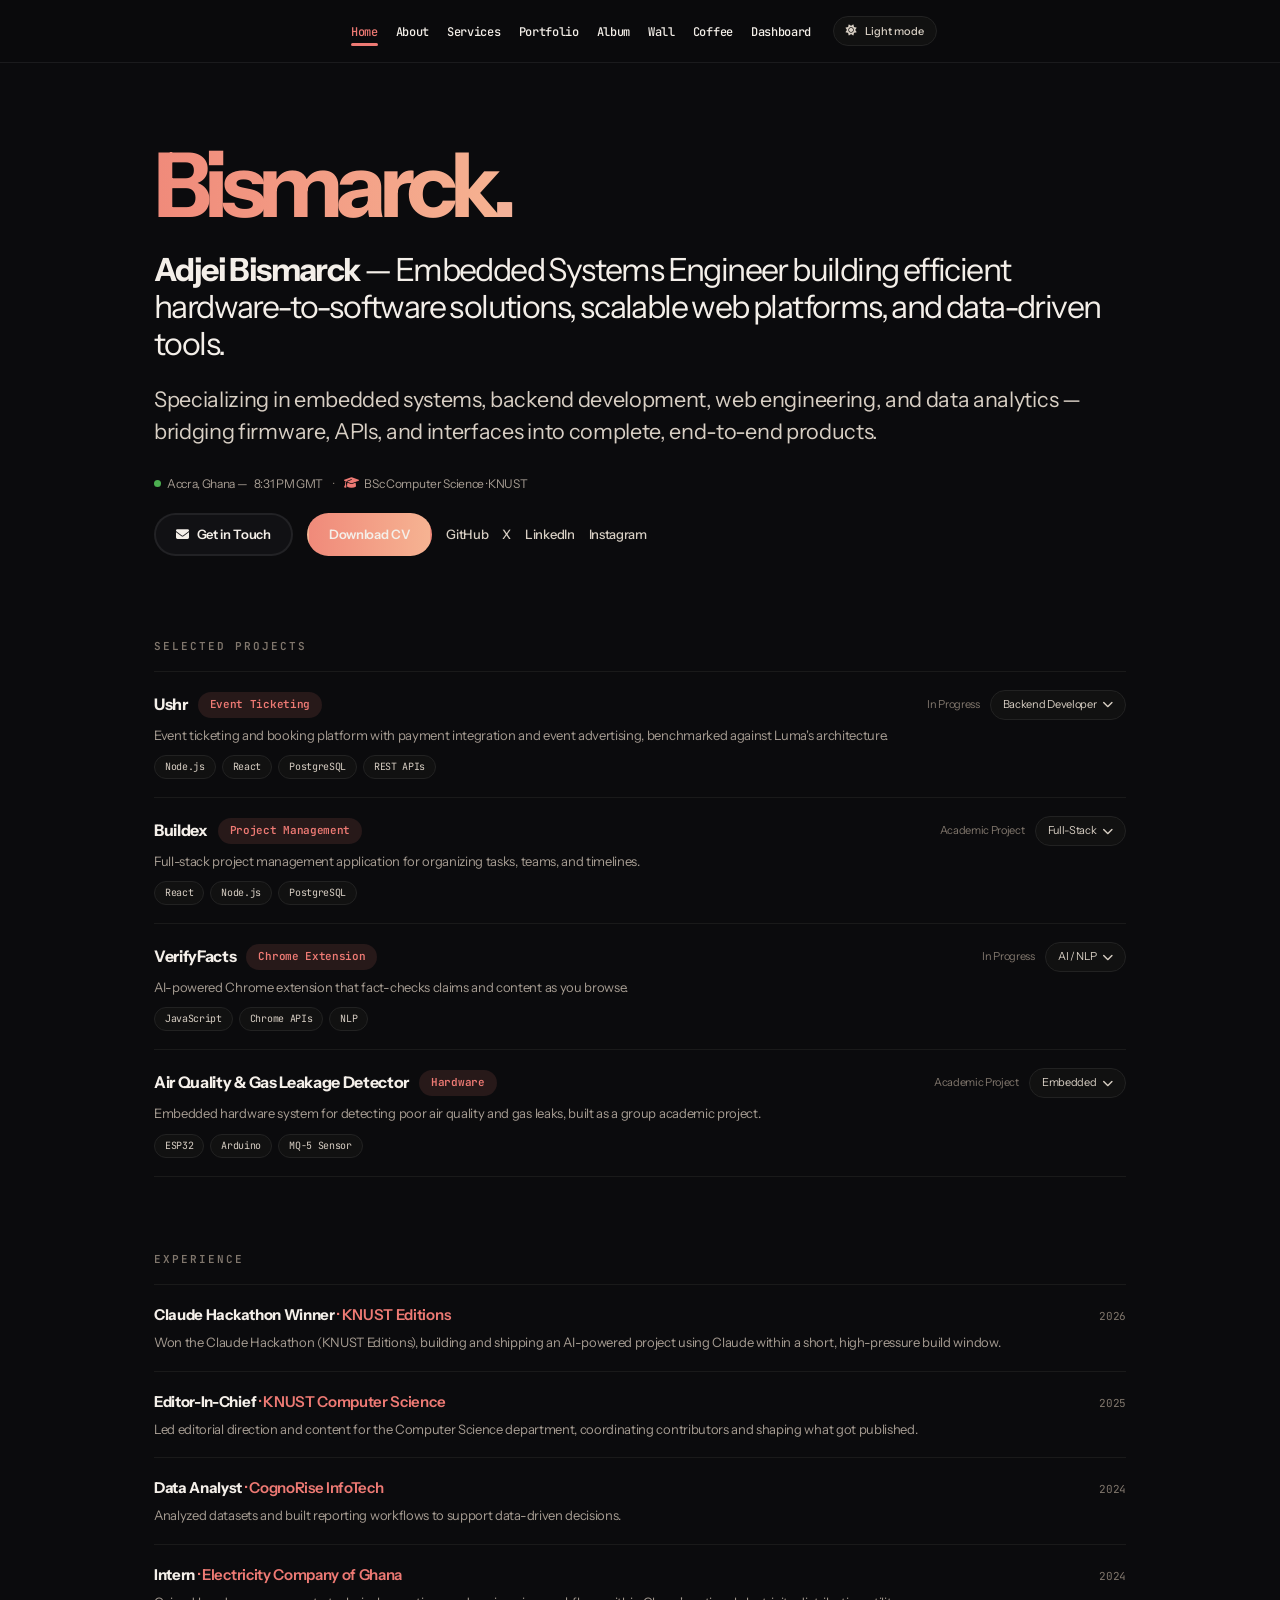
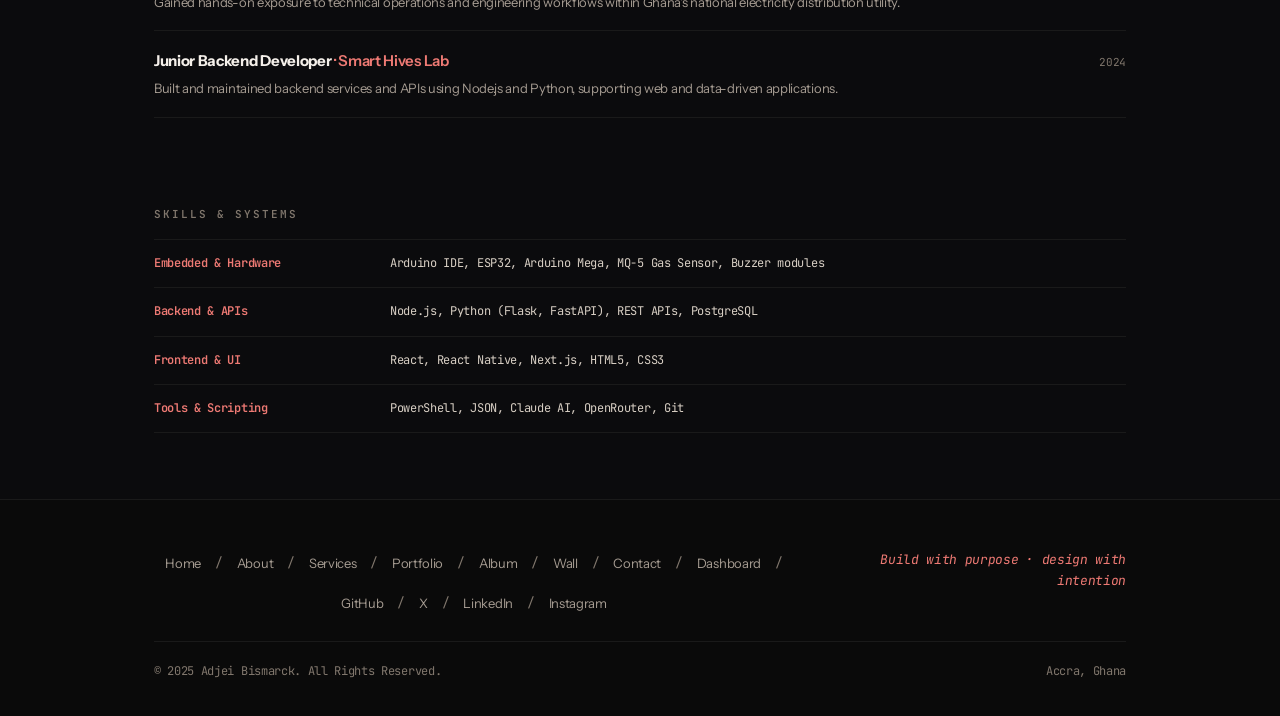
<file: index.html>
<!DOCTYPE html>
<html lang="en">
<head>
  <meta charset="UTF-8" />
  <meta name="viewport" content="width=device-width, initial-scale=1.0" />
  <title>nii adjetey — Home</title>
  <link rel="stylesheet" href="style.css?v=3" />
  <link rel="stylesheet" href="https://cdnjs.cloudflare.com/ajax/libs/font-awesome/6.4.0/css/all.min.css" />
  <link rel="preconnect" href="https://fonts.googleapis.com">
  <link rel="stylesheet" href="https://fonts.googleapis.com/css2?family=Caveat:wght@600;700&display=swap">
  <script src="theme.js" defer></script>
</head>
<body>
  <!-- ===== TOP NAV BAR ===== -->
  <header class="page-topbar">
    <div class="container">
      <nav>
        <div class="logo">
          <h1><a href="index.html"><span>B</span>ISMARCK</a></h1>
        </div>
        <button class="fas fa-bars" id="menu-icon" type="button" aria-label="Open navigation menu" aria-expanded="false"></button>
        <ul id="nav-menu">
          <li><a href="index.html" class="active-page">Home</a></li>
          <li><a href="about.html">About</a></li>
          <li><a href="services.html">Services</a></li>
          <li><a href="portfolio.html">Portfolio</a></li>
          <li><a href="album.html">Album</a></li>
          <li><a href="wall.html">Wall</a></li>
          <li><a href="coffee.html">Coffee</a></li>
          <li><a href="dashboard.html">Dashboard</a></li>
        </ul>
        <button class="theme-toggle" type="button" aria-pressed="false" aria-label="Switch to light theme"></button>
      </nav>
    </div>
  </header>

  <!-- ===== HOME HERO (text-only) ===== -->
  <section id="home-hero">
    <div class="container">
      <div class="hero-row">
        <div class="hero-text">
          <h1 class="hero-wordmark">Bismarck<span class="hero-dot">.</span></h1>

          <p class="hero-lead">
            <strong>Adjei Bismarck</strong> — Embedded Systems Engineer building efficient hardware-to-software
            solutions, scalable web platforms, and data-driven tools.
          </p>

          <p class="hero-sub">
            Specializing in embedded systems, backend development, web engineering, and data analytics —
            bridging firmware, APIs, and interfaces into complete, end-to-end products.
          </p>

          <div class="hero-meta">
            <span class="hero-meta-item">
              <span class="hero-dot-status"></span>
              Accra, Ghana — <span id="hero-clock">--:-- --</span>
            </span>
            <span class="hero-meta-divider">&middot;</span>
            <span class="hero-meta-item">
              <i class="fa-solid fa-graduation-cap"></i>
              BSc Computer Science &middot; KNUST
            </span>
          </div>

          <div class="hero-actions">
            <a href="contact.html" class="hero-pill">
              <i class="fa-solid fa-envelope"></i> Get in Touch
            </a>
            <a href="documents/cv.pdf" download class="hero-pill hero-pill-accent">Download CV</a>
            <a href="https://github.com/adjetey0" target="_blank" class="hero-link">GitHub</a>
            <a href="https://x.com/mradjeteynii" target="_blank" class="hero-link">X</a>
            <a href="https://www.linkedin.com/in/niiadjetey" target="_blank" class="hero-link">LinkedIn</a>
            <a href="https://www.instagram.com/west.xds" target="_blank" class="hero-link">Instagram</a>
          </div>
        </div>
      </div>
    </div>
  </section>

  <!-- ===== SELECTED PROJECTS ===== -->
  <section id="selected-projects">
    <div class="container">
      <p class="section-label">Selected Projects</p>

      <div class="project-row">
        <div class="project-row-top">
          <div class="project-row-title">
            <h3>Ushr</h3>
            <span class="project-tag">Event Ticketing</span>
          </div>
          <div class="project-row-meta">
            <span class="project-status">In Progress</span>
            <span class="project-category">Backend Developer <i class="fa-solid fa-chevron-down"></i></span>
          </div>
        </div>
        <p class="project-row-desc">
          Event ticketing and booking platform with payment integration and event advertising,
          benchmarked against Luma's architecture.
        </p>
        <div class="project-stack">
          <span class="project-stack-tag">Node.js</span>
          <span class="project-stack-tag">React</span>
          <span class="project-stack-tag">PostgreSQL</span>
          <span class="project-stack-tag">REST APIs</span>
        </div>
      </div>

      <div class="project-row">
        <div class="project-row-top">
          <div class="project-row-title">
            <h3>Buildex</h3>
            <span class="project-tag">Project Management</span>
          </div>
          <div class="project-row-meta">
            <span class="project-status">Academic Project</span>
            <span class="project-category">Full-Stack <i class="fa-solid fa-chevron-down"></i></span>
          </div>
        </div>
        <p class="project-row-desc">
          Full-stack project management application for organizing tasks, teams, and timelines.
        </p>
        <div class="project-stack">
          <span class="project-stack-tag">React</span>
          <span class="project-stack-tag">Node.js</span>
          <span class="project-stack-tag">PostgreSQL</span>
        </div>
      </div>

      <div class="project-row">
        <div class="project-row-top">
          <div class="project-row-title">
            <h3>VerifyFacts</h3>
            <span class="project-tag">Chrome Extension</span>
          </div>
          <div class="project-row-meta">
            <span class="project-status">In Progress</span>
            <span class="project-category">AI / NLP <i class="fa-solid fa-chevron-down"></i></span>
          </div>
        </div>
        <p class="project-row-desc">
          AI-powered Chrome extension that fact-checks claims and content as you browse.
        </p>
        <div class="project-stack">
          <span class="project-stack-tag">JavaScript</span>
          <span class="project-stack-tag">Chrome APIs</span>
          <span class="project-stack-tag">NLP</span>
        </div>
      </div>

      <div class="project-row">
        <div class="project-row-top">
          <div class="project-row-title">
            <h3>Air Quality &amp; Gas Leakage Detector</h3>
            <span class="project-tag">Hardware</span>
          </div>
          <div class="project-row-meta">
            <span class="project-status">Academic Project</span>
            <span class="project-category">Embedded <i class="fa-solid fa-chevron-down"></i></span>
          </div>
        </div>
        <p class="project-row-desc">
          Embedded hardware system for detecting poor air quality and gas leaks, built as a group
          academic project.
        </p>
        <div class="project-stack">
          <span class="project-stack-tag">ESP32</span>
          <span class="project-stack-tag">Arduino</span>
          <span class="project-stack-tag">MQ-5 Sensor</span>
        </div>
      </div>
    </div>
  </section>

  <!-- ===== EXPERIENCE ===== -->
  <section id="experience">
    <div class="container">
      <p class="section-label">Experience</p>

      <div class="experience-row">
        <div class="experience-row-top">
          <h3 class="experience-role">Claude Hackathon Winner <span class="experience-company">&middot; KNUST Editions</span></h3>
          <span class="experience-dates">2026</span>
        </div>
        <p class="experience-row-desc">
          Won the Claude Hackathon (KNUST Editions), building and shipping an AI-powered project using Claude
          within a short, high-pressure build window.
        </p>
      </div>

      <div class="experience-row">
        <div class="experience-row-top">
          <h3 class="experience-role">Editor-In-Chief <span class="experience-company">&middot; KNUST Computer Science</span></h3>
          <span class="experience-dates">2025</span>
        </div>
        <p class="experience-row-desc">
          Led editorial direction and content for the Computer Science department, coordinating contributors
          and shaping what got published.
        </p>
      </div>

      <div class="experience-row">
        <div class="experience-row-top">
          <h3 class="experience-role">Data Analyst <span class="experience-company">&middot; CognoRise InfoTech</span></h3>
          <span class="experience-dates">2024</span>
        </div>
        <p class="experience-row-desc">
          Analyzed datasets and built reporting workflows to support data-driven decisions.
        </p>
      </div>

      <div class="experience-row">
        <div class="experience-row-top">
          <h3 class="experience-role">Intern <span class="experience-company">&middot; Electricity Company of Ghana</span></h3>
          <span class="experience-dates">2024</span>
        </div>
        <p class="experience-row-desc">
          Gained hands-on exposure to technical operations and engineering workflows within Ghana's national
          electricity distribution utility.
        </p>
      </div>

      <div class="experience-row">
        <div class="experience-row-top">
          <h3 class="experience-role">Junior Backend Developer <span class="experience-company">&middot; Smart Hives Lab</span></h3>
          <span class="experience-dates">2024</span>
        </div>
        <p class="experience-row-desc">
          Built and maintained backend services and APIs using Node.js and Python, supporting web and
          data-driven applications.
        </p>
      </div>
    </div>
  </section>

  <!-- ===== SKILLS & SYSTEMS ===== -->
  <section id="skills-systems">
    <div class="container">
      <p class="section-label">Skills &amp; Systems</p>

      <div class="skills-row">
        <span class="skills-label">Embedded &amp; Hardware</span>
        <span class="skills-value">Arduino IDE, ESP32, Arduino Mega, MQ-5 Gas Sensor, Buzzer modules</span>
      </div>
      <div class="skills-row">
        <span class="skills-label">Backend &amp; APIs</span>
        <span class="skills-value">Node.js, Python (Flask, FastAPI), REST APIs, PostgreSQL</span>
      </div>
      <div class="skills-row">
        <span class="skills-label">Frontend &amp; UI</span>
        <span class="skills-value">React, React Native, Next.js, HTML5, CSS3</span>
      </div>
      <div class="skills-row">
        <span class="skills-label">Tools &amp; Scripting</span>
        <span class="skills-value">PowerShell, JSON, Claude AI, OpenRouter, Git</span>
      </div>
    </div>
  </section>

  <!-- Toast Notification -->
  <div id="toast" class="toast"></div>

  <!-- ===== FOOTER ===== -->
  <footer class="site-footer">
    <div class="container">
      <div class="footer-links-row">
        <nav class="footer-nav">
          <a href="index.html">Home</a> /
          <a href="about.html">About</a> /
          <a href="services.html">Services</a> /
          <a href="portfolio.html">Portfolio</a> /
          <a href="album.html">Album</a> /
          <a href="wall.html">Wall</a> /
          <a href="contact.html">Contact</a> /
          <a href="dashboard.html">Dashboard</a> /
          <a href="https://github.com/adjetey0" target="_blank">GitHub</a> /
          <a href="https://x.com/mradjeteynii" target="_blank">X</a> /
          <a href="https://www.linkedin.com/in/niiadjetey" target="_blank">LinkedIn</a> /
          <a href="https://www.instagram.com/west.xds" target="_blank">Instagram</a>
        </nav>
        <p class="footer-tagline">Build with purpose &middot; design with intention</p>
      </div>
      <div class="footer-bottom-row">
        <p>&copy; 2025 Adjei Bismarck. All Rights Reserved.</p>
        <p class="footer-location">Accra, Ghana</p>
      </div>
    </div>
  </footer>

  <!-- Back to Top Button -->
  <button id="back-to-top" class="back-to-top" title="Back to Top">
    <i class="fa-solid fa-arrow-up"></i>
  </button>

  <script>
    const menuIcon = document.getElementById('menu-icon');
    const navMenu = document.getElementById('nav-menu');

    menuIcon.addEventListener('click', function() {
      navMenu.classList.toggle('active');
      menuIcon.classList.toggle('fa-bars');
      menuIcon.classList.toggle('fa-times');
      const isMenuOpen = navMenu.classList.contains('active');
      menuIcon.setAttribute('aria-expanded', String(isMenuOpen));
      menuIcon.setAttribute('aria-label', isMenuOpen ? 'Close navigation menu' : 'Open navigation menu');
    });

    navMenu.addEventListener('click', function(event) {
      if (event.target.closest('a')) {
        navMenu.classList.remove('active');
        menuIcon.classList.add('fa-bars');
        menuIcon.classList.remove('fa-times');
        menuIcon.setAttribute('aria-expanded', 'false');
        menuIcon.setAttribute('aria-label', 'Open navigation menu');
      }
    });

    // Back to Top Button Functionality
    const backToTopBtn = document.getElementById('back-to-top');
    window.addEventListener('scroll', function() {
      if (window.pageYOffset > 300) {
        backToTopBtn.classList.add('show');
      } else {
        backToTopBtn.classList.remove('show');
      }
    });
    backToTopBtn.addEventListener('click', function() {
      window.scrollTo({
        top: 0,
        behavior: 'smooth'
      });
    });

    // Live Accra clock in hero
    const heroClock = document.getElementById('hero-clock');
    function updateHeroClock() {
      if (!heroClock) return;
      const now = new Date();
      const formatted = new Intl.DateTimeFormat('en-US', {
        hour: 'numeric',
        minute: '2-digit',
        hour12: true,
        timeZone: 'Africa/Accra'
      }).format(now);
      heroClock.textContent = formatted + ' GMT';
    }
    updateHeroClock();
    setInterval(updateHeroClock, 30000);
  </script>
</body>
</html>
</file>
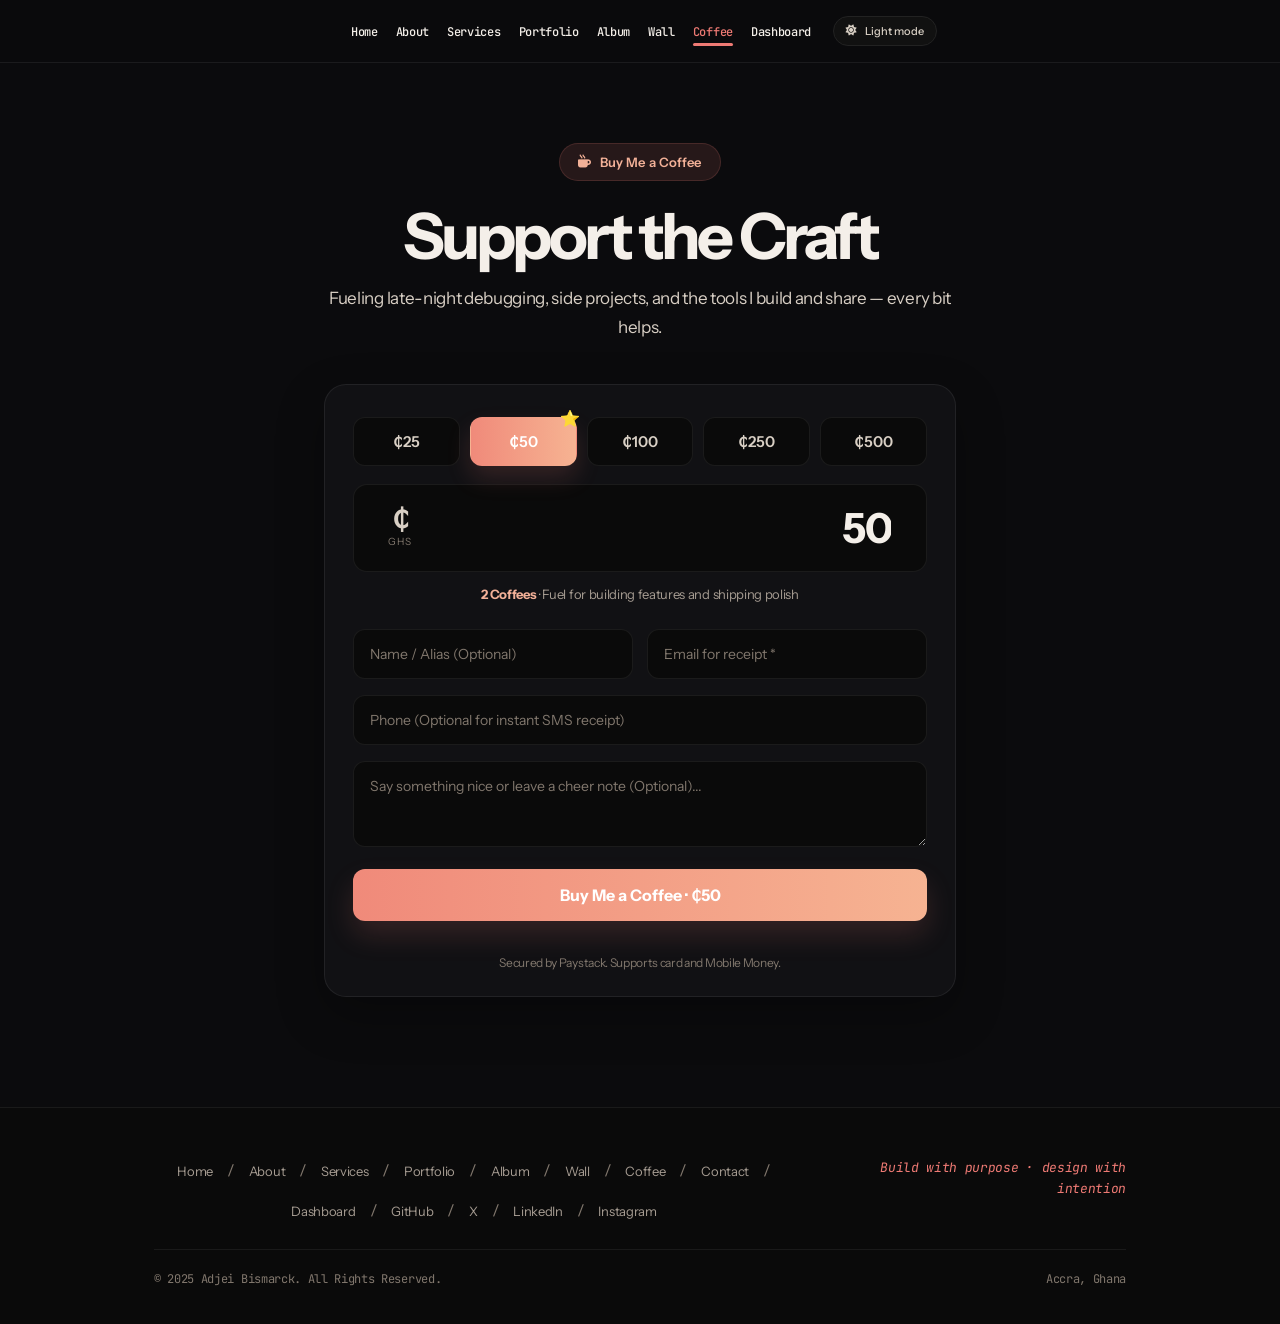
<file: coffee.html>
<!DOCTYPE html>
<html lang="en">
<head>
  <meta charset="UTF-8" />
  <meta name="viewport" content="width=device-width, initial-scale=1.0" />
  <title>nii adjetey — Coffee</title>
  <link rel="stylesheet" href="style.css?v=3" />
  <link rel="stylesheet" href="https://cdnjs.cloudflare.com/ajax/libs/font-awesome/6.4.0/css/all.min.css" />
  <link rel="preconnect" href="https://fonts.googleapis.com">
  <link rel="stylesheet" href="https://fonts.googleapis.com/css2?family=Caveat:wght@600;700&display=swap">
  <script src="https://js.paystack.co/v1/inline.js"></script>
  <script src="theme.js" defer></script>

  <!-- Page-specific styles for the Coffee page only -->
  <style>
    #coffee-hero {
      padding: 70px 0 100px;
    }

    #coffee-hero .container {
      display: flex;
      flex-direction: column;
      align-items: center;
      text-align: center;
      max-width: 760px;
    }

    .coffee-badge {
      display: inline-flex;
      align-items: center;
      justify-content: center;
      gap: 8px;
      background: var(--accent-soft);
      border: 1px solid var(--accent-ring);
      color: var(--accent-2);
      padding: 8px 18px;
      border-radius: 999px;
      font-size: 13px;
      font-weight: 600;
      margin-bottom: 24px;
      letter-spacing: 0.01em;
    }

    .coffee-title {
      font-size: clamp(2.6rem, 5vw, 4.2rem);
      font-weight: 700;
      color: var(--text-primary);
      margin-bottom: 16px;
      line-height: 0.98;
      letter-spacing: -0.06em;
    }

    .coffee-subtitle {
      color: var(--text-secondary);
      font-size: 17px;
      line-height: 1.7;
      max-width: 660px;
      margin: 0 auto 42px;
      text-align: center;
    }

    .coffee-card {
      background: var(--panel);
      border: 1px solid var(--border);
      border-radius: 22px;
      padding: 32px 28px 24px;
      max-width: 660px;
      width: 100%;
      margin: 0 auto;
      text-align: center;
      box-shadow: var(--shadow-soft);
    }

    .amount-grid {
      display: grid;
      grid-template-columns: repeat(5, minmax(70px, 1fr));
      gap: 10px;
      margin-bottom: 18px;
    }

    .amount-btn {
      position: relative;
      background: var(--surface-inset);
      border: 1px solid var(--border);
      color: var(--text-secondary);
      padding: 14px 8px;
      border-radius: 12px;
      font-size: 15px;
      font-weight: 600;
      font-family: 'Instrument Sans', 'Inter', sans-serif;
      cursor: pointer;
      transition: transform 0.2s ease, border-color 0.2s ease, box-shadow 0.2s ease, color 0.2s ease;
    }

    .amount-btn:hover {
      border-color: var(--accent);
      color: var(--text-primary);
      transform: translateY(-2px);
    }

    .amount-btn.active {
      background: var(--accent-gradient);
      border-color: transparent;
      box-shadow: 0 12px 24px var(--accent-ring);
      color: #fff;
    }

    .amount-btn .amount-star {
      position: absolute;
      top: -10px;
      right: -4px;
      font-size: 16px;
    }

    .amount-display {
      display: flex;
      align-items: center;
      justify-content: space-between;
      background: var(--surface-inset);
      border: 1px solid var(--border);
      border-radius: 14px;
      padding: 18px 20px;
      margin-bottom: 12px;
    }

    .amount-display-currency {
      display: flex;
      flex-direction: column;
      gap: 2px;
      min-width: 52px;
    }

    .amount-display-currency span:first-child {
      font-size: 27px;
      color: var(--text-secondary);
      font-weight: 700;
      line-height: 1;
    }

    .amount-display-currency span:last-child {
      font-size: 10px;
      color: var(--text-muted-dark);
      letter-spacing: 1px;
      text-transform: uppercase;
    }

    #custom-amount-input {
      background: transparent;
      border: none;
      outline: none;
      color: var(--text-primary);
      font-size: clamp(2rem, 5vw, 2.6rem);
      font-weight: 700;
      text-align: right;
      width: 60%;
      font-family: 'Instrument Sans', 'Inter', sans-serif;
      letter-spacing: -0.04em;
    }

    .coffee-helper {
      color: var(--text-muted);
      font-size: 13px;
      margin-bottom: 24px;
      text-align: center;
    }

    .coffee-helper strong {
      color: var(--accent-2);
    }

    .coffee-form {
      display: flex;
      flex-direction: column;
      gap: 16px;
      text-align: left;
    }

    .coffee-form-row {
      display: grid;
      grid-template-columns: 1fr 1fr;
      gap: 14px;
    }

    .coffee-form input,
    .coffee-form textarea {
      width: 100%;
      padding: 15px 16px;
      background: var(--surface-inset);
      border: 1px solid var(--border);
      border-radius: 12px;
      color: var(--text-primary);
      font-size: 14px;
      font-family: 'Instrument Sans', 'Inter', sans-serif;
      outline: none;
      transition: border-color 0.25s ease, box-shadow 0.25s ease, background 0.25s ease;
      resize: vertical;
    }

    .coffee-form input::placeholder,
    .coffee-form textarea::placeholder {
      color: var(--text-muted-dark);
    }

    .coffee-form input:focus,
    .coffee-form textarea:focus {
      border-color: var(--accent);
      box-shadow: 0 0 0 4px var(--accent-soft);
      background: var(--surface);
    }

    .coffee-submit-btn {
      background: var(--accent-gradient);
      color: #fff;
      border: none;
      padding: 16px 18px;
      border-radius: 12px;
      font-size: 16px;
      font-weight: 700;
      cursor: pointer;
      transition: transform 0.2s ease, filter 0.2s ease, box-shadow 0.2s ease;
      margin-top: 6px;
      box-shadow: 0 14px 28px var(--accent-ring);
    }

    .coffee-submit-btn:hover {
      filter: brightness(1.06);
      transform: translateY(-2px);
    }

    .coffee-submit-btn:disabled {
      opacity: 0.65;
      cursor: default;
      transform: none;
      box-shadow: none;
    }

    .coffee-note {
      color: var(--text-muted-dark);
      font-size: 12px;
      text-align: center;
      margin-top: 16px;
    }

    @media (max-width: 640px) {
      .coffee-card {
        padding: 22px 18px;
      }

      .amount-grid {
        grid-template-columns: repeat(3, minmax(70px, 1fr));
      }

      .coffee-form-row {
        grid-template-columns: 1fr;
      }
    }
  </style>
</head>
<body>
  <!-- ===== TOP NAV BAR ===== -->
  <header class="page-topbar">
    <div class="container">
      <nav>
        <div class="logo">
          <h1><a href="index.html"><span>B</span>ISMARCK</a></h1>
        </div>
        <button class="fas fa-bars" id="menu-icon" type="button" aria-label="Open navigation menu" aria-expanded="false"></button>
        <ul id="nav-menu">
          <li><a href="index.html" onclick="closeMenu()">Home</a></li>
          <li><a href="about.html" onclick="closeMenu()">About</a></li>
          <li><a href="services.html" onclick="closeMenu()">Services</a></li>
          <li><a href="portfolio.html" onclick="closeMenu()">Portfolio</a></li>
          <li><a href="album.html" onclick="closeMenu()">Album</a></li>
          <li><a href="wall.html" onclick="closeMenu()">Wall</a></li>
          <li><a href="coffee.html" class="active-page" onclick="closeMenu()">Coffee</a></li>
          <li><a href="contact.html" onclick="closeMenu()">Contact</a></li>
          <li><a href="dashboard.html" onclick="closeMenu()">Dashboard</a></li>
        </ul>
        <button class="theme-toggle" type="button" aria-pressed="false" aria-label="Switch to light theme"></button>
      </nav>
    </div>
  </header>

  <!-- ===== COFFEE / SUPPORT SECTION ===== -->
  <section id="coffee-hero">
    <div class="container">
      <span class="coffee-badge"><i class="fa-solid fa-mug-hot"></i> Buy Me a Coffee</span>
      <h1 class="coffee-title">Support the Craft</h1>
      <p class="coffee-subtitle">
        Fueling late-night debugging, side projects, and the tools I build and share — every bit helps.
      </p>

      <div class="coffee-card">
        <div class="amount-grid" id="amount-grid">
          <button class="amount-btn" data-amount="25">₵25</button>
          <button class="amount-btn active" data-amount="50">
            <span class="amount-star">⭐</span>₵50
          </button>
          <button class="amount-btn" data-amount="100">₵100</button>
          <button class="amount-btn" data-amount="250">₵250</button>
          <button class="amount-btn" data-amount="500">₵500</button>
        </div>

        <div class="amount-display">
          <div class="amount-display-currency">
            <span>₵</span>
            <span>GHS</span>
          </div>
          <input type="number" id="custom-amount-input" value="50" min="5" step="1">
        </div>

        <p class="coffee-helper" id="coffee-helper">
          <strong>2 Coffees</strong> &middot; Fuel for building features and shipping polish
        </p>

        <form class="coffee-form" id="coffee-form">
          <div class="coffee-form-row">
            <input type="text" id="donor-name" placeholder="Name / Alias (Optional)" maxlength="40">
            <input type="email" id="donor-email" placeholder="Email for receipt *" required>
          </div>
          <input type="tel" id="donor-phone" placeholder="Phone (Optional for instant SMS receipt)">
          <textarea id="donor-message" rows="3" placeholder="Say something nice or leave a cheer note (Optional)..." maxlength="300"></textarea>

          <button type="submit" class="coffee-submit-btn" id="coffee-submit-btn">
            Buy Me a Coffee &middot; ₵50
          </button>
          <p class="coffee-note">Secured by Paystack. Supports card and Mobile Money.</p>
        </form>
      </div>
    </div>
  </section>

  <!-- Toast Notification -->
  <div id="toast" class="toast"></div>

  <!-- ===== FOOTER ===== -->
  <footer class="site-footer">
    <div class="container">
      <div class="footer-links-row">
        <nav class="footer-nav">
          <a href="index.html">Home</a> /
          <a href="about.html">About</a> /
          <a href="services.html">Services</a> /
          <a href="portfolio.html">Portfolio</a> /
          <a href="album.html">Album</a> /
          <a href="wall.html">Wall</a> /
          <a href="coffee.html">Coffee</a> /
          <a href="contact.html">Contact</a> /
          <a href="dashboard.html">Dashboard</a> /
          <a href="https://github.com/adjetey0" target="_blank">GitHub</a> /
          <a href="https://x.com/mradjeteynii" target="_blank">X</a> /
          <a href="https://www.linkedin.com/in/niiadjetey" target="_blank">LinkedIn</a> /
          <a href="https://www.instagram.com/west.xds" target="_blank">Instagram</a>
        </nav>
        <p class="footer-tagline">Build with purpose &middot; design with intention</p>
      </div>
      <div class="footer-bottom-row">
        <p>&copy; 2025 Adjei Bismarck. All Rights Reserved.</p>
        <p class="footer-location">Accra, Ghana</p>
      </div>
    </div>
  </footer>

  <!-- Back to Top Button -->
  <button id="back-to-top" class="back-to-top" title="Back to Top">
    <i class="fa-solid fa-arrow-up"></i>
  </button>

  <script>
    // Mobile menu toggle
    const menuIcon = document.getElementById('menu-icon');
    const navMenu = document.getElementById('nav-menu');

    if (menuIcon && navMenu) {
      menuIcon.addEventListener('click', function() {
        navMenu.classList.toggle('active');
        if (menuIcon.classList.contains('fa-bars')) {
          menuIcon.classList.remove('fa-bars');
          menuIcon.classList.add('fa-times');
        } else {
          menuIcon.classList.remove('fa-times');
          menuIcon.classList.add('fa-bars');
        }
        const isMenuOpen = navMenu.classList.contains('active');
        menuIcon.setAttribute('aria-expanded', String(isMenuOpen));
        menuIcon.setAttribute('aria-label', isMenuOpen ? 'Close navigation menu' : 'Open navigation menu');
      });
    }

    function closeMenu() {
      if (navMenu) {
        navMenu.classList.remove('active');
      }
      if (menuIcon) {
        menuIcon.classList.remove('fa-times');
        menuIcon.classList.add('fa-bars');
        menuIcon.setAttribute('aria-expanded', 'false');
        menuIcon.setAttribute('aria-label', 'Open navigation menu');
      }
    }

    // Show toast function
    function showToast(message, duration = 3000) {
      const toast = document.getElementById("toast");
      toast.textContent = message;
      toast.classList.add("show");
      setTimeout(() => {
        toast.classList.remove("show");
      }, duration);
    }

    // Back to Top Button Functionality
    const backToTopBtn = document.getElementById('back-to-top');
    window.addEventListener('scroll', function() {
      if (window.pageYOffset > 300) {
        backToTopBtn.classList.add('show');
      } else {
        backToTopBtn.classList.remove('show');
      }
    });
    backToTopBtn.addEventListener('click', function() {
      window.scrollTo({
        top: 0,
        behavior: 'smooth'
      });
    });

    // ===== COFFEE / PAYSTACK LOGIC =====
    const COFFEE_PRICE = 25; // ₵25 = 1 coffee, matches preset buttons

    // ⚠️ Replace with your own Paystack public key (Paystack Dashboard → Settings → API Keys & Webhooks)
    const PAYSTACK_PUBLIC_KEY = 'pk_test_YOUR_PUBLIC_KEY_HERE';

    const amountBtns = document.querySelectorAll('.amount-btn');
    const customAmountInput = document.getElementById('custom-amount-input');
    const coffeeHelper = document.getElementById('coffee-helper');
    const coffeeSubmitBtn = document.getElementById('coffee-submit-btn');
    const coffeeForm = document.getElementById('coffee-form');

    function setActiveAmount(amount, clickedBtn) {
      amountBtns.forEach(function (btn) { btn.classList.remove('active'); });
      if (clickedBtn) clickedBtn.classList.add('active');
      customAmountInput.value = amount;
      updateHelperAndButton();
    }

    function updateHelperAndButton() {
      const amount = Math.max(0, Number(customAmountInput.value) || 0);
      const coffees = Math.max(1, Math.round(amount / COFFEE_PRICE));
      coffeeHelper.innerHTML =
        '<strong>' + coffees + (coffees === 1 ? ' Coffee' : ' Coffees') + '</strong> &middot; Fuel for building features and shipping polish';
      coffeeSubmitBtn.textContent = 'Buy Me a Coffee · ₵' + amount;
    }

    amountBtns.forEach(function (btn) {
      btn.addEventListener('click', function () {
        setActiveAmount(btn.dataset.amount, btn);
      });
    });

    customAmountInput.addEventListener('input', function () {
      amountBtns.forEach(function (btn) {
        btn.classList.toggle('active', btn.dataset.amount === customAmountInput.value);
      });
      updateHelperAndButton();
    });

    updateHelperAndButton();

    coffeeForm.addEventListener('submit', function (e) {
      e.preventDefault();

      const amount = Number(customAmountInput.value);
      const email = document.getElementById('donor-email').value.trim();
      const name = document.getElementById('donor-name').value.trim();
      const phone = document.getElementById('donor-phone').value.trim();
      const message = document.getElementById('donor-message').value.trim();

      if (!email) {
        showToast('✋ Please enter your email for the receipt.');
        return;
      }
      if (!amount || amount < 5) {
        showToast('✋ Minimum amount is ₵5.');
        return;
      }

      if (PAYSTACK_PUBLIC_KEY.includes('YOUR_PUBLIC_KEY_HERE')) {
        showToast('⚠️ Paystack key not set up yet — see setup instructions.');
        return;
      }

      coffeeSubmitBtn.disabled = true;
      coffeeSubmitBtn.textContent = 'Opening checkout...';

      const handler = PaystackPop.setup({
        key: PAYSTACK_PUBLIC_KEY,
        email: email,
        amount: amount * 100, // Paystack expects the amount in pesewas (kobo equivalent)
        currency: 'GHS',
        metadata: {
          custom_fields: [
            { display_name: 'Name', variable_name: 'name', value: name || 'Anonymous' },
            { display_name: 'Phone', variable_name: 'phone', value: phone || 'N/A' },
            { display_name: 'Message', variable_name: 'message', value: message || 'N/A' }
          ]
        },
        callback: function (response) {
          showToast('✓ Thank you! Payment reference: ' + response.reference);
          coffeeForm.reset();
          setActiveAmount(50, document.querySelector('.amount-btn[data-amount="50"]'));
          coffeeSubmitBtn.disabled = false;
        },
        onClose: function () {
          coffeeSubmitBtn.disabled = false;
          updateHelperAndButton();
        }
      });

      handler.openIframe();
    });
  </script>
</body>
</html>
</file>
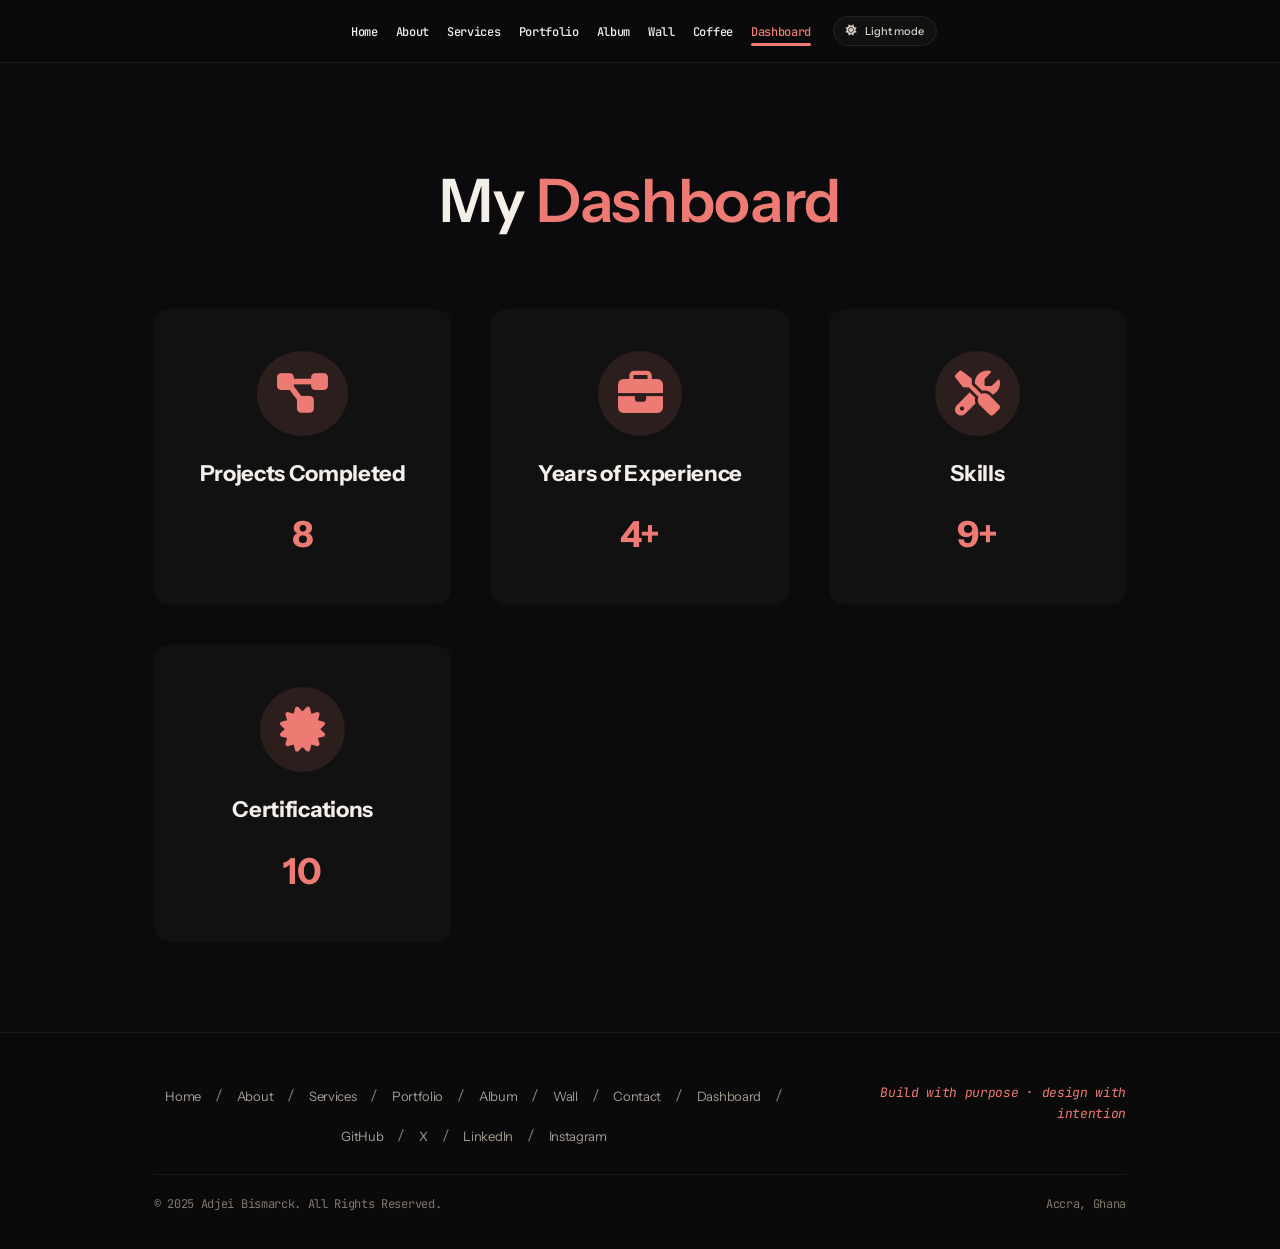
<file: dashboard.html>
<!DOCTYPE html>
<html lang="en">
<head>
  <meta charset="UTF-8" />
  <meta name="viewport" content="width=device-width, initial-scale=1.0" />
  <title>nii adjetey — Dashboard</title>
  <link rel="stylesheet" href="style.css?v=3" />
  <link rel="stylesheet" href="https://cdnjs.cloudflare.com/ajax/libs/font-awesome/6.4.0/css/all.min.css" />
  <link rel="preconnect" href="https://fonts.googleapis.com">
  <link rel="stylesheet" href="https://fonts.googleapis.com/css2?family=Caveat:wght@600;700&display=swap">
  <script src="theme.js" defer></script>
</head>
<body>
  <!-- ===== TOP NAV BAR ===== -->
  <header class="page-topbar">
    <div class="container">
      <nav>
        <div class="logo">
          <h1><a href="index.html"><span>B</span>ISMARCK</a></h1>
        </div>
        <button class="fas fa-bars" id="menu-icon" type="button" aria-label="Open navigation menu" aria-expanded="false"></button>
        <ul id="nav-menu">
          <li><a href="index.html" onclick="closeMenu()">Home</a></li>
          <li><a href="about.html" onclick="closeMenu()">About</a></li>
          <li><a href="services.html" onclick="closeMenu()">Services</a></li>
          <li><a href="portfolio.html" onclick="closeMenu()">Portfolio</a></li>
          <li><a href="album.html" onclick="closeMenu()">Album</a></li>
          <li><a href="wall.html" onclick="closeMenu()">Wall</a></li>
          <li><a href="coffee.html" onclick="closeMenu()">Coffee</a></li>
          <li><a href="contact.html" onclick="closeMenu()">Contact</a></li>
          <li><a href="dashboard.html" class="active-page" onclick="closeMenu()">Dashboard</a></li>
        </ul>
        <button class="theme-toggle" type="button" aria-pressed="false" aria-label="Switch to light theme"></button>
      </nav>
    </div>
  </header>

  <!-- ===== DASHBOARD SECTION ===== -->
  <section id="dashboard">
    <div class="container">
      <h1 class="sub-title">My <span>Dashboard</span></h1>
      
      <div class="dashboard-grid">
        <div class="dashboard-card">
          <i class="fa-solid fa-project-diagram"></i>
          <h2>Projects Completed</h2>
          <p>8</p>
        </div>
        
        <div class="dashboard-card">
          <i class="fa-solid fa-briefcase"></i>
          <h2>Years of Experience</h2>
          <p>4+</p>
        </div>
        
        <div class="dashboard-card">
          <i class="fa-solid fa-tools"></i>
          <h2>Skills</h2>
          <p>9+</p>
        </div>
        
        <div class="dashboard-card">
          <i class="fa-solid fa-certificate"></i>
          <h2>Certifications</h2>
          <p>10</p>
        </div>
      </div>
    </div>
  </section>

  <!-- Toast Notification -->
  <div id="toast" class="toast"></div>

  <!-- Toast Notification -->
  <div id="toast" class="toast"></div>

  <!-- ===== FOOTER ===== -->
  <footer class="site-footer">
    <div class="container">
      <div class="footer-links-row">
        <nav class="footer-nav">
          <a href="index.html">Home</a> /
          <a href="about.html">About</a> /
          <a href="services.html">Services</a> /
          <a href="portfolio.html">Portfolio</a> /
          <a href="album.html">Album</a> /
          <a href="wall.html">Wall</a> /
          <a href="contact.html">Contact</a> /
          <a href="dashboard.html">Dashboard</a> /
          <a href="https://github.com/adjetey0" target="_blank">GitHub</a> /
          <a href="https://x.com/mradjeteynii" target="_blank">X</a> /
          <a href="https://www.linkedin.com/in/niiadjetey" target="_blank">LinkedIn</a> /
          <a href="https://www.instagram.com/west.xds" target="_blank">Instagram</a>
        </nav>
        <p class="footer-tagline">Build with purpose &middot; design with intention</p>
      </div>
      <div class="footer-bottom-row">
        <p>&copy; 2025 Adjei Bismarck. All Rights Reserved.</p>
        <p class="footer-location">Accra, Ghana</p>
      </div>
    </div>
  </footer>

  <!-- Back to Top Button -->
  <button id="back-to-top" class="back-to-top" title="Back to Top">
    <i class="fa-solid fa-arrow-up"></i>
  </button>

  <script>
    // Mobile menu toggle
    const menuIcon = document.getElementById('menu-icon');
    const navMenu = document.getElementById('nav-menu');

    if (menuIcon && navMenu) {
      menuIcon.addEventListener('click', function() {
        navMenu.classList.toggle('active');
        if (menuIcon.classList.contains('fa-bars')) {
          menuIcon.classList.remove('fa-bars');
          menuIcon.classList.add('fa-times');
        } else {
          menuIcon.classList.remove('fa-times');
          menuIcon.classList.add('fa-bars');
        }
        const isMenuOpen = navMenu.classList.contains('active');
        menuIcon.setAttribute('aria-expanded', String(isMenuOpen));
        menuIcon.setAttribute('aria-label', isMenuOpen ? 'Close navigation menu' : 'Open navigation menu');
      });
    }

    function closeMenu() {
      if (navMenu) {
        navMenu.classList.remove('active');
      }
      if (menuIcon) {
        menuIcon.classList.remove('fa-times');
        menuIcon.classList.add('fa-bars');
        menuIcon.setAttribute('aria-expanded', 'false');
        menuIcon.setAttribute('aria-label', 'Open navigation menu');
      }
    }

    // Back to Top Button Functionality
    const backToTopBtn = document.getElementById('back-to-top');
    window.addEventListener('scroll', function() {
      if (window.pageYOffset > 300) {
        backToTopBtn.classList.add('show');
      } else {
        backToTopBtn.classList.remove('show');
      }
    });
    backToTopBtn.addEventListener('click', function() {
      window.scrollTo({
        top: 0,
        behavior: 'smooth'
      });
    });
  </script>
</body>
</html>
</file>
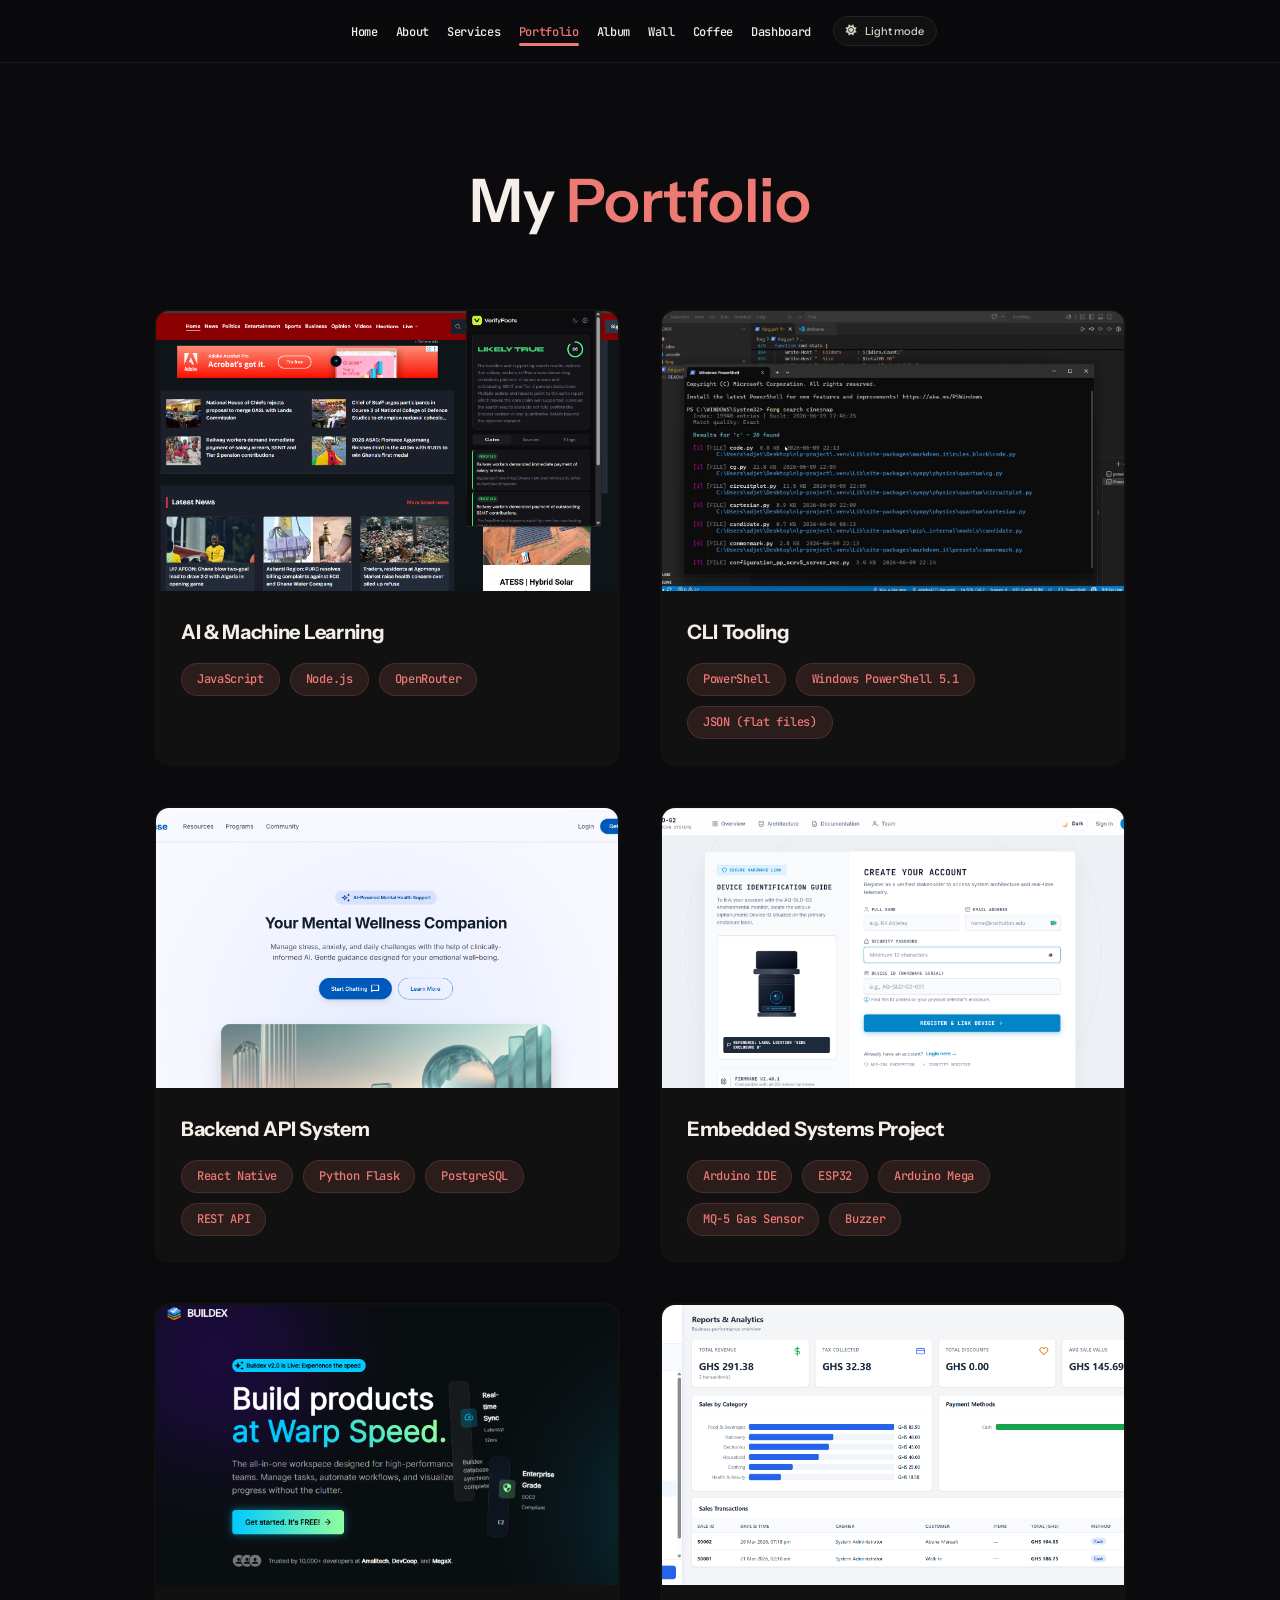
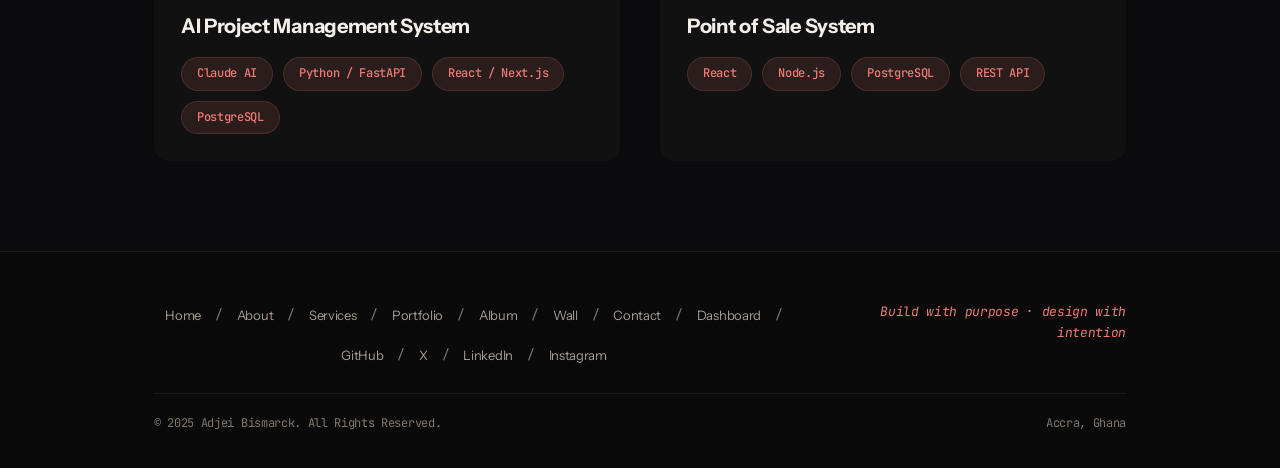
<file: portfolio.html>
<!DOCTYPE html>
<html lang="en">
<head>
  <meta charset="UTF-8" />
  <meta name="viewport" content="width=device-width, initial-scale=1.0" />
  <title>nii adjetey — Portfolio</title>
  <link rel="stylesheet" href="style.css?v=3" />
  <link rel="stylesheet" href="https://cdnjs.cloudflare.com/ajax/libs/font-awesome/6.4.0/css/all.min.css" />
  <link rel="preconnect" href="https://fonts.googleapis.com">
  <link rel="stylesheet" href="https://fonts.googleapis.com/css2?family=Caveat:wght@600;700&display=swap">
  <script src="theme.js" defer></script>
</head>
<body>
  <!-- ===== TOP NAV BAR ===== -->
  <header class="page-topbar">
    <div class="container">
      <nav>
        <div class="logo">
          <h1><a href="index.html"><span>B</span>ISMARCK</a></h1>
        </div>
        <button class="fas fa-bars" id="menu-icon" type="button" aria-label="Open navigation menu" aria-expanded="false"></button>
        <ul id="nav-menu">
          <li><a href="index.html" onclick="closeMenu()">Home</a></li>
          <li><a href="about.html" onclick="closeMenu()">About</a></li>
          <li><a href="services.html" onclick="closeMenu()">Services</a></li>
          <li><a href="portfolio.html" class="active-page" onclick="closeMenu()">Portfolio</a></li>
          <li><a href="album.html" onclick="closeMenu()">Album</a></li>
          <li><a href="wall.html" onclick="closeMenu()">Wall</a></li>
          <li><a href="coffee.html" onclick="closeMenu()">Coffee</a></li>
          <li><a href="contact.html" onclick="closeMenu()">Contact</a></li>
          <li><a href="dashboard.html" onclick="closeMenu()">Dashboard</a></li>
        </ul>
        <button class="theme-toggle" type="button" aria-pressed="false" aria-label="Switch to light theme"></button>
      </nav>
    </div>
  </header>

  <!-- ===== NOT-DEPLOYED MODAL ===== -->
  <div id="not-deployed-modal" class="nd-modal-backdrop" onclick="closeNDModal(event)">
    <div class="nd-modal">
      <div class="nd-modal-icon">
        <i class="fa-solid fa-code-branch"></i>
      </div>
      <h3>Not Deployed Yet</h3>
      <p>This project is currently in development and hasn't been deployed to a live server yet. You can still check out the source code on GitHub!</p>
      <div class="nd-modal-actions">
        <button class="nd-github-btn" onclick="openGithubFromModal()">
          <i class="fa-brands fa-github"></i> View on GitHub
        </button>
        <button class="nd-close-btn" onclick="closeNDModal()">Close</button>
      </div>
    </div>
  </div>

  <!-- ===== PORTFOLIO SECTION ===== -->
  <section id="portfolio">
    <div class="container">
      <h1 class="sub-title">My <span>Portfolio</span></h1>
      
      <div class="portfolio-grid">

        <!-- Project 1 -->
        <div class="portfolio-card"
             data-github="https://github.com/adjetey0/verifyfacts-extension"
             data-live="">
          <div class="portfolio-image">
            <img src="images/AI &Machine Learning.png" alt="AI & Machine Learning Project">
            <div class="portfolio-overlay">
              <div class="portfolio-info">
                <h3>AI & Machine Learning</h3>
                <p>An AI-powered browser extension that verifies the authenticity of news articles, social media posts, and web content in real time using a custom backend server and large language models.</p>
                <div class="portfolio-links">
                  <a href="#" onclick="handleLiveClick(event, this)"><i class="fa-solid fa-link"></i> View Project</a>
                  <a href="#" onclick="handleGithubClick(event, this)"><i class="fa-brands fa-github"></i> GitHub</a>
                </div>
              </div>
            </div>
          </div>
          <div class="portfolio-content">
            <h3>AI & Machine Learning</h3>
            <div class="portfolio-tags">
              <span>JavaScript</span>
              <span>Node.js</span>
              <span>OpenRouter</span>
            </div>
          </div>
        </div>

        <!-- Project 2 -->
        <div class="portfolio-card"
             data-github="https://github.com/adjetey0/FORG"
             data-live="">
          <div class="portfolio-image">
            <img src="images/CLI Tooling.jpeg" alt="CLI Tooling / Developer Tooling">
            <div class="portfolio-overlay">
              <div class="portfolio-info">
                <h3>CLI Tooling</h3>
                <p>FORG automates a repetitive manual task (searching for files) and schedules background work via Windows Task Scheduler.</p>
                <div class="portfolio-links">
                  <a href="#" onclick="handleLiveClick(event, this)"><i class="fa-solid fa-link"></i> View Project</a>
                  <a href="#" onclick="handleGithubClick(event, this)"><i class="fa-brands fa-github"></i> GitHub</a>
                </div>
              </div>
            </div>
          </div>
          <div class="portfolio-content">
            <h3>CLI Tooling</h3>
            <div class="portfolio-tags">
              <span>PowerShell</span>
              <span>Windows PowerShell 5.1</span>
              <span>JSON (flat files)</span>
            </div>
          </div>
        </div>

        <!-- Project 3 -->
        <div class="portfolio-card"
             data-github="https://github.com/adjetey0/YOUR-BACKEND-API-REPO"
             data-live="">
          <div class="portfolio-image">
            <img src="images/mindease.png" alt="Mental health support chatbot">
            <div class="portfolio-overlay">
              <div class="portfolio-info">
                <h3>Mental health support chatbot</h3>
                <p>A conversational AI assistant designed to provide support and resources for individuals experiencing mental health challenges.</p>
                <div class="portfolio-links">
                  <a href="#" onclick="handleLiveClick(event, this)"><i class="fa-solid fa-link"></i> View Project</a>
                  <a href="#" onclick="handleGithubClick(event, this)"><i class="fa-brands fa-github"></i> GitHub</a>
                </div>
              </div>
            </div>
          </div>
          <div class="portfolio-content">
            <h3>Backend API System</h3>
            <div class="portfolio-tags">
              <span>React Native</span>
              <span>Python Flask</span>
              <span>PostgreSQL</span>
              <span>REST API</span>
            </div>
          </div>
        </div>

        <!-- Project 4 -->
        <div class="portfolio-card"
             data-github="https://github.com/adjetey0/AQ-GLD"
             data-live="https://uglyboy77.github.io/AQ-GLD-G2/authentication/register-account/register.html">
          <div class="portfolio-image">
            <img src="images/AQGLD.png" alt="Embedded Systems Project">
            <div class="portfolio-overlay">
              <div class="portfolio-info">
                <h3>Embedded Systems Project</h3>
                <p>A custom embedded systems solution for a smart home automation platform, integrating IoT sensors, microcontrollers, and cloud connectivity.</p>
                <div class="portfolio-links">
                  <a href="#" onclick="handleLiveClick(event, this)"><i class="fa-solid fa-link"></i> View Project</a>
                  <a href="#" onclick="handleGithubClick(event, this)"><i class="fa-brands fa-github"></i> GitHub</a>
                </div>
              </div>
            </div>
          </div>
          <div class="portfolio-content">
            <h3>Embedded Systems Project</h3>
            <div class="portfolio-tags">
              <span>Arduino IDE</span>
              <span>ESP32</span>
              <span>Arduino Mega</span>
              <span>MQ-5 Gas Sensor</span>
              <span>Buzzer</span>
            </div>
          </div>
        </div>

        <!-- Project 5 -->
        <div class="portfolio-card"
             data-github="https://github.com/adjetey0/BuildexAlpha"
             data-live="https://buildex-alpha.vercel.app/">
          <div class="portfolio-image">
            <img src="images/ai-pm.png" alt="AI Featured Project Management System">
            <div class="portfolio-overlay">
              <div class="portfolio-info">
                <h3>AI Project Management System</h3>
                <p>An AI-powered project management platform that auto-generates tasks, assigns team members by workload, predicts deadlines, and surfaces bottlenecks in real time.</p>
                <div class="portfolio-links">
                  <a href="#" onclick="handleLiveClick(event, this)"><i class="fa-solid fa-link"></i> View Project</a>
                  <a href="#" onclick="handleGithubClick(event, this)"><i class="fa-brands fa-github"></i> GitHub</a>
                </div>
              </div>
            </div>
          </div>
          <div class="portfolio-content">
            <h3>AI Project Management System</h3>
            <div class="portfolio-tags">
              <span>Claude AI</span>
              <span>Python / FastAPI</span>
              <span>React / Next.js</span>
              <span>PostgreSQL</span>
            </div>
          </div>
        </div>

        <!-- Project 6 -->
        <div class="portfolio-card"
             data-github="https://github.com/adjetey0/QuickPOS-System"
             data-live="">
          <div class="portfolio-image">
            <img src="images/pos-system.png" alt="Point of Sale System">
            <div class="portfolio-overlay">
              <div class="portfolio-info">
                <h3>Point of Sale System</h3>
                <p>A full-featured Point of Sale system for supermarkets with sales tracking, inventory management, customer records, reports & analytics, and multi-user role support.</p>
                <div class="portfolio-links">
                  <a href="#" onclick="handleLiveClick(event, this)"><i class="fa-solid fa-link"></i> View Project</a>
                  <a href="#" onclick="handleGithubClick(event, this)"><i class="fa-brands fa-github"></i> GitHub</a>
                </div>
              </div>
            </div>
          </div>
          <div class="portfolio-content">
            <h3>Point of Sale System</h3>
            <div class="portfolio-tags">
              <span>React</span>
              <span>Node.js</span>
              <span>PostgreSQL</span>
              <span>REST API</span>
            </div>
          </div>
        </div>

      </div>
    </div>
  </section>

  <!-- Toast Notification -->
  <div id="toast" class="toast"></div>

  <!-- ===== FOOTER ===== -->
  <footer class="site-footer">
    <div class="container">
      <div class="footer-links-row">
        <nav class="footer-nav">
          <a href="index.html">Home</a> /
          <a href="about.html">About</a> /
          <a href="services.html">Services</a> /
          <a href="portfolio.html">Portfolio</a> /
          <a href="album.html">Album</a> /
          <a href="wall.html">Wall</a> /
          <a href="contact.html">Contact</a> /
          <a href="dashboard.html">Dashboard</a> /
          <a href="https://github.com/adjetey0" target="_blank">GitHub</a> /
          <a href="https://x.com/mradjeteynii" target="_blank">X</a> /
          <a href="https://www.linkedin.com/in/niiadjetey" target="_blank">LinkedIn</a> /
          <a href="https://www.instagram.com/west.xds" target="_blank">Instagram</a>
        </nav>
        <p class="footer-tagline">Build with purpose &middot; design with intention</p>
      </div>
      <div class="footer-bottom-row">
        <p>&copy; 2025 Adjei Bismarck. All Rights Reserved.</p>
        <p class="footer-location">Accra, Ghana</p>
      </div>
    </div>
  </footer>

  <!-- Back to Top Button -->
  <button id="back-to-top" class="back-to-top" title="Back to Top">
    <i class="fa-solid fa-arrow-up"></i>
  </button>

  <script>
    // Mobile menu toggle
    const menuIcon = document.getElementById('menu-icon');
    const navMenu = document.getElementById('nav-menu');

    if (menuIcon && navMenu) {
      menuIcon.addEventListener('click', function() {
        navMenu.classList.toggle('active');
        if (menuIcon.classList.contains('fa-bars')) {
          menuIcon.classList.remove('fa-bars');
          menuIcon.classList.add('fa-times');
        } else {
          menuIcon.classList.remove('fa-times');
          menuIcon.classList.add('fa-bars');
        }
        const isMenuOpen = navMenu.classList.contains('active');
        menuIcon.setAttribute('aria-expanded', String(isMenuOpen));
        menuIcon.setAttribute('aria-label', isMenuOpen ? 'Close navigation menu' : 'Open navigation menu');
      });
    }

    function closeMenu() {
      if (navMenu) {
        navMenu.classList.remove('active');
      }
      if (menuIcon) {
        menuIcon.classList.remove('fa-times');
        menuIcon.classList.add('fa-bars');
        menuIcon.setAttribute('aria-expanded', 'false');
        menuIcon.setAttribute('aria-label', 'Open navigation menu');
      }
    }

    // Back to Top Button Functionality
    const backToTopBtn = document.getElementById('back-to-top');
    window.addEventListener('scroll', function() {
      if (window.pageYOffset > 300) {
        backToTopBtn.classList.add('show');
      } else {
        backToTopBtn.classList.remove('show');
      }
    });
    backToTopBtn.addEventListener('click', function() {
      window.scrollTo({
        top: 0,
        behavior: 'smooth'
      });
    });

    // ===== PORTFOLIO LINK LOGIC =====
    let _currentGithubUrl = '';

    function getCardData(el) {
      const card = el.closest('.portfolio-card');
      return {
        github: card.dataset.github || '',
        live:   card.dataset.live   || ''
      };
    }

    function handleLiveClick(e, el) {
      e.preventDefault();
      const { github, live } = getCardData(el);
      if (live && live.trim() !== '') {
        window.open(live, '_blank', 'noopener noreferrer');
      } else {
        _currentGithubUrl = github;
        document.getElementById('not-deployed-modal').classList.add('active');
      }
    }

    function handleGithubClick(e, el) {
      e.preventDefault();
      const { github } = getCardData(el);
      if (github && github.trim() !== '') {
        window.open(github, '_blank', 'noopener noreferrer');
      }
    }

    function openGithubFromModal() {
      if (_currentGithubUrl) {
        window.open(_currentGithubUrl, '_blank', 'noopener noreferrer');
      }
      closeNDModal();
    }

    function closeNDModal(e) {
      if (e && e.target !== document.getElementById('not-deployed-modal')) return;
      document.getElementById('not-deployed-modal').classList.remove('active');
      _currentGithubUrl = '';
    }

    document.addEventListener('keydown', function(e) {
      if (e.key === 'Escape') {
        document.getElementById('not-deployed-modal').classList.remove('active');
        _currentGithubUrl = '';
      }
    });

    // ===== TAP TO REVEAL OVERLAY ON MOBILE =====
    document.querySelectorAll('.portfolio-card').forEach(function(card) {
      card.addEventListener('click', function(e) {
        if (e.target.closest('.portfolio-links')) return;
        const isActive = card.classList.contains('tapped');
        document.querySelectorAll('.portfolio-card.tapped').forEach(function(c) {
          c.classList.remove('tapped');
        });
        if (!isActive) card.classList.add('tapped');
      });
    });
  </script>
</body>
</html>
</file>
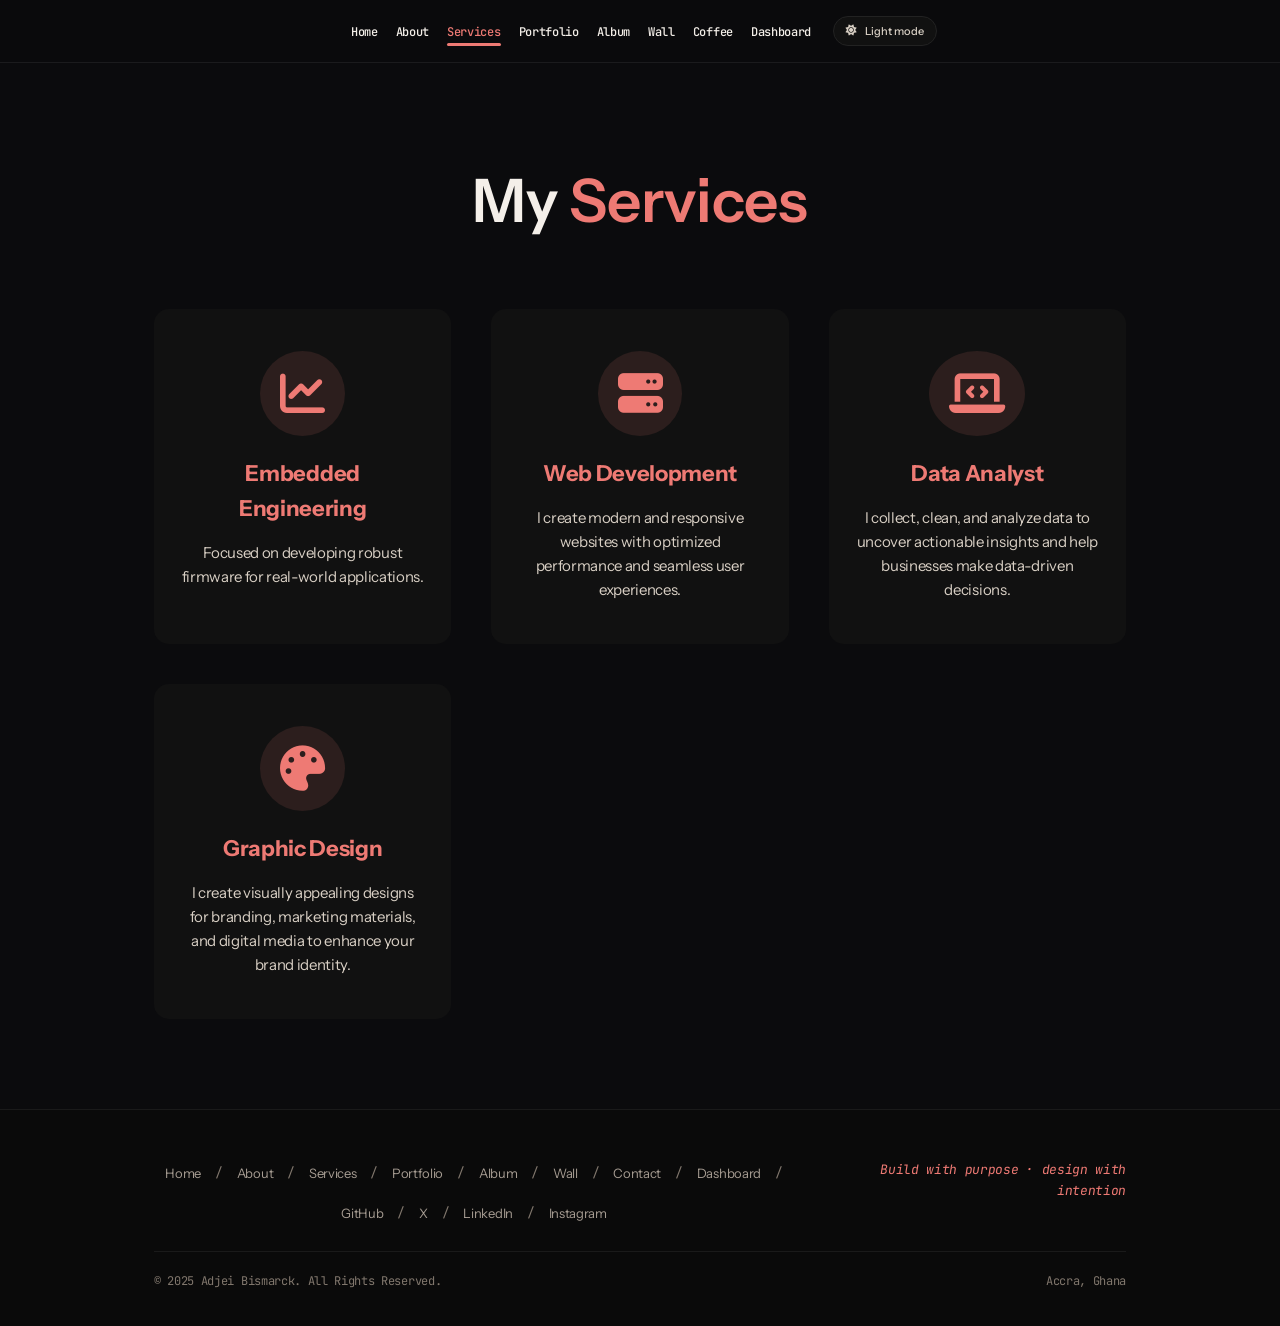
<file: services.html>
<!DOCTYPE html>
<html lang="en">
<head>
  <meta charset="UTF-8" />
  <meta name="viewport" content="width=device-width, initial-scale=1.0" />
  <title>nii adjetey — Services</title>
  <link rel="stylesheet" href="style.css?v=3" />
  <link rel="stylesheet" href="https://cdnjs.cloudflare.com/ajax/libs/font-awesome/6.4.0/css/all.min.css" />
  <link rel="preconnect" href="https://fonts.googleapis.com">
  <link rel="stylesheet" href="https://fonts.googleapis.com/css2?family=Caveat:wght@600;700&display=swap">
  <script src="theme.js" defer></script>
</head>
<body>
  <!-- ===== TOP NAV BAR ===== -->
  <header class="page-topbar">
    <div class="container">
      <nav>
        <div class="logo">
          <h1><a href="index.html"><span>B</span>ISMARCK</a></h1>
        </div>
        <button class="fas fa-bars" id="menu-icon" type="button" aria-label="Open navigation menu" aria-expanded="false"></button>
        <ul id="nav-menu">
          <li><a href="index.html" onclick="closeMenu()">Home</a></li>
          <li><a href="about.html" onclick="closeMenu()">About</a></li>
          <li><a href="services.html" class="active-page" onclick="closeMenu()">Services</a></li>
          <li><a href="portfolio.html" onclick="closeMenu()">Portfolio</a></li>
          <li><a href="album.html" onclick="closeMenu()">Album</a></li>
          <li><a href="wall.html" onclick="closeMenu()">Wall</a></li>
          <li><a href="coffee.html" onclick="closeMenu()">Coffee</a></li>
          <li><a href="contact.html" onclick="closeMenu()">Contact</a></li>
          <li><a href="dashboard.html" onclick="closeMenu()">Dashboard</a></li>
        </ul>
        <button class="theme-toggle" type="button" aria-pressed="false" aria-label="Switch to light theme"></button>
      </nav>
    </div>
  </header>

  <!-- ===== SERVICES SECTION ===== -->
  <section id="services">
    <div class="container">
      <h1 class="sub-title">My <span>Services</span></h1>

      <div class="services-list">
        <div class="service-card">
          <i class="fa-solid fa-chart-line"></i>
          <h2>Embedded Engineering</h2>
          <p>
            Focused on developing robust firmware for real-world applications.
          </p>
        </div>

        <div class="service-card">
          <i class="fa-solid fa-server"></i>
          <h2>Web Development</h2>
          <p>
            I create modern and responsive websites with optimized performance and seamless user experiences.
          </p>
        </div>

        <div class="service-card">
          <i class="fa-solid fa-laptop-code"></i>
          <h2>Data Analyst</h2>
          <p>
            I collect, clean, and analyze data to uncover actionable insights and help businesses make data-driven decisions.
          </p>
        </div>

        <div class="service-card">
          <i class="fa-solid fa-palette"></i>
          <h2>Graphic Design</h2>
          <p>
            I create visually appealing designs for branding, marketing materials, and digital media to enhance your brand identity.
          </p>
        </div>
      </div>
    </div>
  </section>

  <!-- Toast Notification -->
  <div id="toast" class="toast"></div>

  <!-- ===== FOOTER ===== -->
  <footer class="site-footer">
    <div class="container">
      <div class="footer-links-row">
        <nav class="footer-nav">
          <a href="index.html">Home</a> /
          <a href="about.html">About</a> /
          <a href="services.html">Services</a> /
          <a href="portfolio.html">Portfolio</a> /
          <a href="album.html">Album</a> /
          <a href="wall.html">Wall</a> /
          <a href="contact.html">Contact</a> /
          <a href="dashboard.html">Dashboard</a> /
          <a href="https://github.com/adjetey0" target="_blank">GitHub</a> /
          <a href="https://x.com/mradjeteynii" target="_blank">X</a> /
          <a href="https://www.linkedin.com/in/niiadjetey" target="_blank">LinkedIn</a> /
          <a href="https://www.instagram.com/west.xds" target="_blank">Instagram</a>
        </nav>
        <p class="footer-tagline">Build with purpose &middot; design with intention</p>
      </div>
      <div class="footer-bottom-row">
        <p>&copy; 2025 Adjei Bismarck. All Rights Reserved.</p>
        <p class="footer-location">Accra, Ghana</p>
      </div>
    </div>
  </footer>

  <!-- Back to Top Button -->
  <button id="back-to-top" class="back-to-top" title="Back to Top">
    <i class="fa-solid fa-arrow-up"></i>
  </button>

  <script>
    // Mobile menu toggle
    const menuIcon = document.getElementById('menu-icon');
    const navMenu = document.getElementById('nav-menu');

    if (menuIcon && navMenu) {
      menuIcon.addEventListener('click', function() {
        navMenu.classList.toggle('active');
        if (menuIcon.classList.contains('fa-bars')) {
          menuIcon.classList.remove('fa-bars');
          menuIcon.classList.add('fa-times');
        } else {
          menuIcon.classList.remove('fa-times');
          menuIcon.classList.add('fa-bars');
        }
        const isMenuOpen = navMenu.classList.contains('active');
        menuIcon.setAttribute('aria-expanded', String(isMenuOpen));
        menuIcon.setAttribute('aria-label', isMenuOpen ? 'Close navigation menu' : 'Open navigation menu');
      });
    }

    function closeMenu() {
      if (navMenu) {
        navMenu.classList.remove('active');
      }
      if (menuIcon) {
        menuIcon.classList.remove('fa-times');
        menuIcon.classList.add('fa-bars');
        menuIcon.setAttribute('aria-expanded', 'false');
        menuIcon.setAttribute('aria-label', 'Open navigation menu');
      }
    }

    // Back to Top Button Functionality
    const backToTopBtn = document.getElementById('back-to-top');
    window.addEventListener('scroll', function() {
      if (window.pageYOffset > 300) {
        backToTopBtn.classList.add('show');
      } else {
        backToTopBtn.classList.remove('show');
      }
    });
    backToTopBtn.addEventListener('click', function() {
      window.scrollTo({
        top: 0,
        behavior: 'smooth'
      });
    });
  </script>
</body>
</html>
</file>
<file: style.css>
@import url('https://fonts.googleapis.com/css2?family=Instrument+Sans:wght@400;500;600;700;800&family=JetBrains+Mono:wght@400;500;600;700&display=swap');

:root {
  --bg: #0b0b0d;
  --bg-elev: #121214;
  --panel: #111114;
  --panel-strong: #18181b;
  --border: rgba(255, 255, 255, 0.07);
  --border-strong: #222;
  --line: #1a1a1a;
  --surface: #111;
  --surface-inset: #0a0a0a;
  --surface-raised: #0d0d0d;
  --surface-divider: #2a2a2a;
  --header-bg: rgba(11, 11, 13, 0.95);
  --overlay: rgba(0, 0, 0, 0.95);

  --text-primary: #f4efe9;
  --text-secondary: #d8cfc4;
  --text-muted: #a69c92;
  --text-muted-dark: #81776d;

  --accent: #ee7a74;
  --accent-2: #f3b198;
  --accent-3: #f8c2a4;
  --accent-gradient: linear-gradient(90deg, #f08a7a 0%, #f6b392 100%);
  --accent-soft: rgba(238, 122, 116, 0.12);
  --accent-ring: rgba(238, 122, 116, 0.16);

  --shadow-soft: 0 18px 48px rgba(0, 0, 0, 0.28);
}

:root[data-theme="light"] {
  color-scheme: light;
  --bg: #faf8f6;
  --bg-elev: #fff;
  --panel: #fff;
  --panel-strong: #f3efeb;
  --border: rgba(48, 39, 33, 0.1);
  --border-strong: #ded7d1;
  --line: #e9e3dd;
  --surface: #fff;
  --surface-inset: #f5f1ed;
  --surface-raised: #fdfbf9;
  --surface-divider: #e6dfd9;
  --header-bg: rgba(250, 248, 246, 0.94);
  --overlay: rgba(28, 24, 22, 0.94);

  --text-primary: #282421;
  --text-secondary: #5e5751;
  --text-muted: #746c65;
  --text-muted-dark: #898078;

  --accent: #b94e50;
  --accent-2: #c56b52;
  --accent-3: #e8a28b;
  --accent-gradient: linear-gradient(90deg, #bd5153 0%, #c97558 100%);
  --accent-soft: rgba(185, 78, 80, 0.09);
  --accent-ring: rgba(185, 78, 80, 0.2);

  --shadow-soft: 0 18px 48px rgba(61, 43, 32, 0.1);
}

* {
  margin: 0;
  padding: 0;
  font-family: 'Instrument Sans', 'Inter', 'Segoe UI', sans-serif;
  box-sizing: border-box;
}

html {
  scroll-behavior: smooth;
  color-scheme: dark;
}

body {
  background: var(--bg);
  color: var(--text-primary);
  overflow-x: hidden;
  letter-spacing: -0.02em;
  line-height: 1.6;
  text-rendering: optimizeLegibility;
  -webkit-font-smoothing: antialiased;
  -moz-osx-font-smoothing: grayscale;
  transition: background-color 0.25s ease, color 0.25s ease;
}

a {
  color: inherit;
  text-decoration: none;
}

/* ===== HEADER ===== */
#header {
  width: 100%;
  height: 100vh;
  background-image: url(images/background.jpg);
  background-size: cover;
  background-position: center;
}

/* ===== SUB-PAGE TOP NAV BAR ===== */
.page-topbar {
  width: 100%;
  background: var(--header-bg);
  border-bottom: 1px solid var(--border);
  padding: 2px 0;
  backdrop-filter: blur(8px);
}

/* ===== HOME HERO (text-only) ===== */
#home-hero {
  padding: 68px 0 48px;
}

.hero-row {
  width: 100%;
}

.hero-text {
  width: 100%;
}

.hero-wordmark {
  font-size: clamp(4rem, 7vw, 9rem);
  font-weight: 700;
  line-height: 0.98;
  letter-spacing: -0.08em;
  margin-bottom: 24px;
  background: var(--accent-gradient);
  -webkit-background-clip: text;
  background-clip: text;
  -webkit-text-fill-color: transparent;
  display: inline-block;
}

.hero-dot {
  color: var(--accent-2);
  -webkit-text-fill-color: var(--accent-2);
}

.hero-lead {
  font-size: clamp(1.6rem, 2.5vw, 3.2rem);
  color: var(--text-primary);
  line-height: 1.15;
  letter-spacing: -0.05em;
  margin-bottom: 20px;
  max-width: 1500px;
}

.hero-lead strong {
  color: var(--text-primary);
}

.hero-sub {
  font-size: clamp(1rem, 1.8vw, 1.35rem);
  color: var(--text-secondary);
  line-height: 1.5;
  margin-bottom: 26px;
  max-width: 1480px;
}

.hero-meta {
  display: flex;
  align-items: center;
  gap: 10px;
  flex-wrap: wrap;
  color: var(--text-muted);
  font-size: 12px;
  font-family: 'JetBrains Mono', monospace;
  margin-bottom: 20px;
}

.hero-meta-item {
  display: flex;
  align-items: center;
  gap: 6px;
}

.hero-meta-item i {
  color: var(--accent);
}

.hero-dot-status {
  width: 7px;
  height: 7px;
  border-radius: 50%;
  background: #4caf50;
  display: inline-block;
}

.hero-meta-divider {
  color: var(--text-muted-dark);
}

.hero-actions {
  display: flex;
  align-items: center;
  gap: 14px;
  flex-wrap: wrap;
}

.hero-pill {
  display: inline-flex;
  align-items: center;
  gap: 8px;
  padding: 9px 20px;
  border-radius: 30px;
  font-size: 13px;
  font-weight: 600;
  text-decoration: none;
  border: 2px solid var(--border);
  color: var(--text-primary);
  background: var(--panel);
  transition: all 0.3s ease;
}

.hero-pill:hover {
  border-color: var(--accent);
  transform: translateY(-2px);
}

.hero-pill-accent {
  background: var(--accent-gradient);
  border-color: transparent;
}

.hero-pill-accent:hover {
  filter: brightness(1.05);
  transform: translateY(-2px);
}

.hero-link {
  color: var(--text-secondary);
  font-size: 13px;
  font-weight: 500;
  text-decoration: none;
  position: relative;
  transition: color 0.3s ease;
}

.hero-link::after {
  content: '';
  position: absolute;
  left: 0;
  bottom: -4px;
  width: 0;
  height: 2px;
  background: var(--accent);
  transition: width 0.3s ease;
}

.hero-link:hover {
  color: var(--text-primary);
}

.hero-link:hover::after {
  width: 100%;
}

/* ===== SELECTED PROJECTS (home page) ===== */
#selected-projects {
  padding: 14px 0 40px;
}

.project-row {
  padding: 18px 0;
  border-top: 1px solid var(--line);
}

.project-row:last-child {
  border-bottom: 1px solid var(--line);
}

.project-row-top {
  display: flex;
  align-items: center;
  justify-content: space-between;
  flex-wrap: wrap;
  gap: 10px;
  margin-bottom: 6px;
}

.project-row-title {
  display: flex;
  align-items: center;
  gap: 10px;
  flex-wrap: wrap;
}

.project-row-title h3 {
  font-size: 16px;
  font-weight: 700;
  color: var(--text-primary);
}

.project-tag {
  background: var(--accent-soft);
  color: var(--accent);
  padding: 4px 12px;
  border-radius: 20px;
  font-size: 11px;
  font-weight: 600;
  font-family: 'JetBrains Mono', monospace;
}

.project-row-meta {
  display: flex;
  align-items: center;
  gap: 10px;
  font-family: 'JetBrains Mono', monospace;
  font-size: 11px;
  color: var(--text-muted-dark);
}

.project-category {
  background: var(--surface);
  border: 1px solid var(--border-strong);
  padding: 5px 12px;
  border-radius: 20px;
  display: inline-flex;
  align-items: center;
  gap: 6px;
  color: var(--text-secondary);
}

.project-row-desc {
  color: var(--text-muted);
  font-size: 13px;
  line-height: 1.5;
}

.project-stack {
  display: flex;
  flex-wrap: wrap;
  gap: 6px;
  margin-top: 10px;
}

.project-stack-tag {
  background: var(--surface);
  border: 1px solid var(--border-strong);
  color: var(--text-secondary);
  padding: 3px 10px;
  border-radius: 20px;
  font-size: 10px;
  font-family: 'JetBrains Mono', monospace;
}

@media (max-width: 768px) {
  .project-row-top {
    flex-direction: column;
    align-items: flex-start;
  }

  .project-row-title h3 {
    font-size: 15px;
  }

  .project-row-desc {
    font-size: 12px;
  }
}

/* ===== EXPERIENCE (home page) ===== */
#experience {
  padding: 14px 0 40px;
}

.experience-row {
  padding: 18px 0;
  border-top: 1px solid var(--line);
}

.experience-row:last-child {
  border-bottom: 1px solid var(--line);
}

.experience-row-top {
  display: flex;
  align-items: baseline;
  justify-content: space-between;
  flex-wrap: wrap;
  gap: 8px;
  margin-bottom: 6px;
}

.experience-role {
  font-size: 15px;
  font-weight: 700;
  color: var(--text-primary);
}

.experience-company {
  color: var(--accent);
  font-weight: 600;
}

.experience-dates {
  font-family: 'JetBrains Mono', monospace;
  font-size: 11px;
  color: var(--text-muted-dark);
  white-space: nowrap;
}

.experience-row-desc {
  color: var(--text-muted);
  font-size: 13px;
  line-height: 1.5;
}

@media (max-width: 768px) {
  .experience-row-top {
    flex-direction: column;
    align-items: flex-start;
  }

  .experience-role {
    font-size: 15px;
  }

  .experience-row-desc {
    font-size: 12px;
  }
}

/* ===== SKILLS & SYSTEMS ===== */
#skills-systems {
  padding: 28px 0 56px;
}

.section-label {
  color: var(--text-muted-dark);
  font-size: 11px;
  font-weight: 600;
  font-family: 'JetBrains Mono', monospace;
  letter-spacing: 2px;
  text-transform: uppercase;
  margin-bottom: 16px;
}

.skills-row {
  display: grid;
  grid-template-columns: 220px 1fr;
  gap: 16px;
  padding: 14px 0;
  border-top: 1px solid var(--line);
}

.skills-row:last-child {
  border-bottom: 1px solid var(--line);
}

.skills-label {
  color: var(--accent);
  font-size: 12px;
  font-weight: 600;
  font-family: 'JetBrains Mono', monospace;
}

.skills-value {
  color: var(--text-secondary);
  font-size: 12px;
  font-family: 'JetBrains Mono', monospace;
  line-height: 1.5;
}

.container {
  max-width: 1100px;
  margin: 0 auto;
  padding: 10px 5%;
}

nav {
  display: flex;
  align-items: center;
  justify-content: center;
  gap: 14px;
  flex-wrap: wrap;
  position: relative;
}

.logo {
  display: none;
}

.logo h1 a {
  color: var(--text-primary);
  text-decoration: none;
}

.logo h1 span {
  color: var(--accent);
  font-weight: 700;
}

#menu-icon {
  display: none !important;
}

nav ul {
  display: flex;
  flex-wrap: wrap;
  align-items: center;
  justify-content: center;
  gap: 2px;
}

nav ul li {
  display: inline-block;
  list-style: none;
  margin: 6px 8px;
}

nav ul li a {
  color: var(--text-primary);
  text-decoration: none;
  font-size: 12px;
  font-family: 'JetBrains Mono', monospace;
  font-weight: 500;
  position: relative;
}

nav ul li a[href="contact.html"] {
  display: none;
}

nav ul li:has(a[href="contact.html"]) {
  display: none;
}

nav ul li a::after {
  content: '';
  width: 0;
  height: 3px;
  background: var(--accent);
  position: absolute;
  left: 0;
  bottom: -6px;
  transition: 0.4s ease;
  border-radius: 2px;
}

nav ul li a:hover::after,
nav ul li a.active-page::after {
  width: 100%;
}

nav ul li a.active-page {
  color: var(--accent);
}

.theme-toggle {
  display: inline-flex;
  align-items: center;
  justify-content: center;
  gap: 8px;
  padding: 7px 12px;
  border: 1px solid var(--border-strong);
  border-radius: 999px;
  background: var(--surface);
  color: var(--text-secondary);
  font: 500 11px 'JetBrains Mono', monospace;
  cursor: pointer;
  transition: color 0.2s ease, background-color 0.2s ease, border-color 0.2s ease;
}

.theme-toggle:hover,
.theme-toggle:focus-visible {
  color: var(--accent);
  border-color: var(--accent);
}

.theme-toggle:focus-visible {
  outline: 2px solid var(--accent-ring);
  outline-offset: 3px;
}

.header-text {
  margin-top: 20%;
  font-size: 30px;
  animation: fadeInUp 1.5s ease-out;
}

.header-text p {
  animation: fadeInUp 1.8s ease-out;
}

.header-text h1 {
  font-size: 60px;
  margin-top: 20px;
  animation: fadeInUp 2s ease-out;
}

.header-text h1 span {
  color: var(--accent);
  display: inline-block;
  animation: bounce 2s infinite;
}

/* Animations */
@keyframes fadeInUp {
  0% {
    opacity: 0;
    transform: translateY(30px);
  }
  100% {
    opacity: 1;
    transform: translateY(0);
  }
}

@keyframes bounce {
  0%, 20%, 50%, 80%, 100% {
    transform: translateY(0);
  }
  40% {
    transform: translateY(-10px);
  }
  60% {
    transform: translateY(-5px);
  }
}

/* ===== ABOUT ===== */
#about {
  padding: 80px 0;
  color: var(--text-primary);
}

#about .sub-title {
  text-align: center;
  margin-bottom: 60px;
}

#about .sub-title span {
  color: var(--accent);
}

.row {
  display: flex;
  justify-content: space-between;
  flex-wrap: wrap;
}

.about-col-1 {
  flex-basis: 35%;
}

.about-col-1 img {
  width: 100%;
  border-radius: 15px;
}

.about-col-2 {
  flex-basis: 60%;
}

.sub-title {
  font-size: 60px;
  font-weight: 600;
  color: var(--text-primary);
}

.tab-titles {
  display: flex;
  margin: 20px 0 40px;
  gap: 40px;
}

.tab-links {
  position: relative;
  font-size: 18px;
  font-weight: 500;
  cursor: pointer;
  color: var(--text-secondary);
  transition: color 0.3s ease;
}

.tab-links:hover {
  color: var(--accent);
}

.tab-links::after {
  content: '';
  position: absolute;
  bottom: -8px;
  left: 0;
  width: 0;
  height: 3px;
  background: var(--accent);
  border-radius: 2px;
  transition: width 0.3s ease;
}

.tab-links.active-link {
  color: var(--text-primary);
}

.tab-links.active-link::after,
.tab-links:hover::after {
  width: 100%;
}

/* Tab Contents */
.tab-contents {
  display: none;
}

.tab-contents.active-tab {
  display: block;
}

.tab-contents ul {
  padding-left: 20px;
  line-height: 1.8;
}

.tab-contents ul li {
  list-style: disc;
  margin: 10px 0;
  color: var(--text-primary);
}

.tab-contents ul li span {
  color: var(--accent);
  font-weight: 600;
  font-size: 16px;
  display: inline-block;
  margin-bottom: 3px;
  transition: color 0.3s ease;
}

/* Download CV Button */
.cv-button-wrapper {
  margin-top: 30px;
}

.cv-btn {
  display: inline-flex;
  align-items: center;
  gap: 10px;
  background: var(--accent);
  color: var(--text-primary) !important;
  padding: 15px 35px;
  border: 2px solid var(--accent);
  border-radius: 10px;
  text-decoration: none;
  font-size: 16px;
  font-weight: 600;
  transition: all 0.3s ease;
}

.cv-btn:hover {
  background: transparent;
  color: var(--accent) !important;
  transform: translateY(-3px);
  box-shadow: 0 10px 25px rgba(239, 108, 105, 0.3);
}

.cv-btn i {
  font-size: 18px;
}

/* ===== SERVICES ===== */
#services {
  padding: 80px 0;
  color: var(--text-primary);
}

#services .sub-title {
  text-align: center;
  font-size: 60px;
  margin-bottom: 60px;
}

#services .sub-title span {
  color: var(--accent);
}

.services-list {
  display: grid;
  grid-template-columns: repeat(auto-fit, minmax(250px, 1fr));
  gap: 40px;
}

.service-card {
  background: var(--surface);
  padding: 40px 25px;
  border-radius: 15px;
  text-align: center;
  transition: transform 0.3s ease, box-shadow 0.3s ease, border 0.3s ease;
  border: 2px solid transparent;
}

.service-card i {
  font-size: 45px;
  color: var(--accent);
  margin-bottom: 20px;
  background: var(--accent-soft);
  padding: 20px;
  border-radius: 50%;
  transition: all 0.3s ease;
}

.service-card h2 {
  font-size: 22px;
  margin-bottom: 15px;
  color: var(--accent);
}

.service-card p {
  color: var(--text-secondary);
  font-size: 15px;
  line-height: 1.6;
}

.service-card:hover {
  transform: translateY(-10px);
  box-shadow: 0 0 25px rgba(239, 108, 105, 0.4);
  border-color: var(--accent);
}

.service-card:hover i {
  background: var(--accent);
  color: var(--text-primary);
}

/* ===== DASHBOARD SECTION ===== */
#dashboard {
  padding: 80px 0;
  color: var(--text-primary);
}

#dashboard .sub-title {
  text-align: center;
  font-size: 60px;
  margin-bottom: 60px;
}

#dashboard .sub-title span {
  color: var(--accent);
}

.dashboard-grid {
  display: grid;
  grid-template-columns: repeat(auto-fit, minmax(250px, 1fr));
  gap: 40px;
}

.dashboard-card {
  background: var(--surface);
  border-radius: 15px;
  text-align: center;
  padding: 40px 20px;
  transition: transform 0.3s ease, box-shadow 0.3s ease, border 0.3s ease;
  border: 2px solid transparent;
}

.dashboard-card i {
  font-size: 45px;
  color: var(--accent);
  margin-bottom: 20px;
  background: var(--accent-soft);
  padding: 20px;
  border-radius: 50%;
  transition: all 0.3s ease;
}

.dashboard-card h2 {
  font-size: 22px;
  margin-bottom: 15px;
  color: var(--text-primary);
}

.dashboard-card p {
  font-size: 36px;
  font-weight: bold;
  color: var(--accent);
}

.dashboard-card:hover {
  transform: translateY(-10px);
  box-shadow: 0 0 25px rgba(239, 108, 105, 0.4);
  border-color: var(--accent);
}

.dashboard-card:hover i {
  background: var(--accent);
  color: var(--text-primary);
}

/* ===== PORTFOLIO SECTION ===== */
#portfolio {
  padding: 80px 0;
  color: var(--text-primary);
}

#portfolio .sub-title {
  text-align: center;
  font-size: 60px;
  margin-bottom: 60px;
}

#portfolio .sub-title span {
  color: var(--accent);
}

.portfolio-grid {
  display: grid;
  grid-template-columns: repeat(auto-fit, minmax(300px, 1fr));
  gap: 40px;
}

.portfolio-card {
  background: var(--surface);
  border-radius: 15px;
  overflow: hidden;
  transition: transform 0.3s ease, box-shadow 0.3s ease;
  border: 2px solid transparent;
}

.portfolio-card:hover {
  transform: translateY(-10px);
  box-shadow: 0 0 30px rgba(239, 108, 105, 0.4);
  border-color: var(--accent);
}

.portfolio-image {
  position: relative;
  width: 100%;
  height: 280px;
  overflow: hidden;
}

.portfolio-image img {
  width: 100%;
  height: 100%;
  object-fit: cover;
  transition: transform 0.5s ease;
}

.portfolio-card:hover .portfolio-image img {
  transform: scale(1.1);
}

.portfolio-overlay {
  position: absolute;
  top: 0;
  left: 0;
  width: 100%;
  height: 100%;
  background: var(--overlay);
  display: flex;
  align-items: center;
  justify-content: center;
  opacity: 0;
  transition: opacity 0.4s ease;
  padding: 30px;
}

.portfolio-card:hover .portfolio-overlay {
  opacity: 1;
}

.portfolio-info {
  text-align: center;
}

.portfolio-info h3 {
  font-size: 24px;
  color: var(--accent);
  margin-bottom: 15px;
}

.portfolio-info p {
  color: var(--text-secondary);
  font-size: 14px;
  line-height: 1.6;
  margin-bottom: 20px;
}

.portfolio-links {
  display: flex;
  gap: 15px;
  justify-content: center;
  flex-wrap: wrap;
}

.portfolio-links a {
  background: var(--accent);
  color: var(--text-primary);
  padding: 10px 20px;
  border-radius: 8px;
  text-decoration: none;
  font-size: 14px;
  font-weight: 600;
  transition: all 0.3s ease;
  display: inline-flex;
  align-items: center;
  gap: 8px;
}

.portfolio-links a:hover {
  background: var(--accent-2);
  transform: translateY(-3px);
  box-shadow: 0 5px 15px rgba(239, 108, 105, 0.4);
}

.portfolio-content {
  padding: 25px;
}

.portfolio-content h3 {
  font-size: 20px;
  color: var(--text-primary);
  margin-bottom: 15px;
}

.portfolio-tags {
  display: flex;
  gap: 10px;
  flex-wrap: wrap;
}

.portfolio-tags span {
  background: var(--accent-soft);
  color: var(--accent);
  padding: 6px 15px;
  border-radius: 20px;
  font-size: 12px;
  font-weight: 500;
  font-family: 'JetBrains Mono', monospace;
  border: 1px solid var(--accent-ring);
}

/* ===== ALBUM SECTION ===== */
#album {
  padding: 80px 0;
  color: var(--text-primary);
}

#album .sub-title {
  text-align: center;
  font-size: 60px;
  margin-bottom: 40px;
}

#album .sub-title span {
  color: var(--accent);
}

.album-meta {
  display: flex;
  justify-content: space-between;
  align-items: center;
  flex-wrap: wrap;
  gap: 16px;
  margin-bottom: 45px;
}

.album-meta-left {
  color: var(--text-muted);
  font-size: 13px;
  font-family: 'JetBrains Mono', monospace;
  display: flex;
  align-items: center;
  gap: 10px;
}

.album-meta-left i {
  color: var(--accent);
}

.view-toggle {
  display: flex;
  background: var(--surface);
  border: 2px solid var(--border-strong);
  border-radius: 30px;
  padding: 4px;
  gap: 4px;
}

.view-toggle-btn {
  background: transparent;
  color: var(--text-muted);
  border: none;
  padding: 8px 20px;
  border-radius: 24px;
  font-size: 13px;
  font-weight: 600;
  font-family: 'JetBrains Mono', monospace;
  cursor: pointer;
  display: inline-flex;
  align-items: center;
  gap: 8px;
  transition: all 0.3s ease;
}

.view-toggle-btn:hover {
  color: var(--text-primary);
}

.view-toggle-btn.active-view-btn {
  background: var(--accent);
  color: var(--text-primary);
}

/* ===== DECK VIEW ===== */
.album-deck-view {
  display: flex;
  flex-direction: column;
  align-items: center;
}

.deck-stage {
  position: relative;
  width: 100%;
  max-width: 640px;
  height: 320px;
  margin-bottom: 30px;
}

.deck-card {
  position: absolute;
  top: 0;
  left: 50%;
  width: 220px;
  height: 300px;
  border-radius: 14px;
  overflow: hidden;
  border: 6px solid var(--surface);
  box-shadow: 0 15px 35px rgba(0, 0, 0, 0.6);
  transition: transform 0.3s ease, box-shadow 0.3s ease;
  cursor: pointer;
  background: var(--surface);
}

.deck-card img {
  width: 100%;
  height: 100%;
  object-fit: cover;
  object-position: center 65%;
  display: block;
}

.deck-card:hover {
  box-shadow: 0 20px 45px rgba(239, 108, 105, 0.4);
  z-index: 10 !important;
}

.deck-card-0 { transform: translateX(-50%) translateX(-180px) rotate(-12deg); z-index: 1; }
.deck-card-1 { transform: translateX(-50%) translateX(-70px) rotate(-4deg); z-index: 2; }
.deck-card-2 { transform: translateX(-50%) translateX(40px) rotate(4deg); z-index: 3; }
.deck-card-3 { transform: translateX(-50%) translateX(150px) rotate(12deg); z-index: 4; }

.deck-card-0:hover { transform: translateX(-50%) translateX(-180px) rotate(-12deg) translateY(-10px); }
.deck-card-1:hover { transform: translateX(-50%) translateX(-70px) rotate(-4deg) translateY(-10px); }
.deck-card-2:hover { transform: translateX(-50%) translateX(40px) rotate(4deg) translateY(-10px); }
.deck-card-3:hover { transform: translateX(-50%) translateX(150px) rotate(12deg) translateY(-10px); }

.deck-controls {
  display: flex;
  align-items: center;
  gap: 18px;
  flex-wrap: wrap;
  justify-content: center;
}

.cycle-stack-btn {
  background: transparent;
  color: var(--text-primary);
  border: 2px solid var(--accent);
  padding: 10px 24px;
  border-radius: 30px;
  font-size: 13px;
  font-weight: 600;
  font-family: 'JetBrains Mono', monospace;
  cursor: pointer;
  display: inline-flex;
  align-items: center;
  gap: 10px;
  transition: all 0.3s ease;
}

.cycle-stack-btn:hover {
  background: var(--accent);
  transform: translateY(-2px);
  box-shadow: 0 8px 20px rgba(239, 108, 105, 0.35);
}

.deck-showing {
  color: var(--text-muted-dark);
  font-size: 12px;
  font-family: 'JetBrains Mono', monospace;
}

/* ===== GRID VIEW ===== */
.album-grid {
  display: grid;
  grid-template-columns: repeat(auto-fill, minmax(240px, 1fr));
  grid-auto-rows: 220px;
  gap: 20px;
}

.album-item {
  position: relative;
  border-radius: 15px;
  overflow: hidden;
  cursor: pointer;
  border: 2px solid transparent;
  transition: transform 0.3s ease, border 0.3s ease, box-shadow 0.3s ease;
}

.album-item img {
  width: 100%;
  height: 100%;
  object-fit: cover;
  object-position: center 65%;
  display: block;
}

.album-item-overlay {
  position: absolute;
  inset: 0;
  background: rgba(0,0,0,0.5);
  display: flex;
  align-items: center;
  justify-content: center;
  opacity: 0;
  transition: opacity 0.3s ease;
}

.album-item-overlay i {
  color: var(--text-primary);
  font-size: 26px;
}

.album-item:hover {
  transform: translateY(-6px);
  border-color: var(--accent);
  box-shadow: 0 0 25px rgba(239, 108, 105, 0.35);
}

.album-item:hover .album-item-overlay {
  opacity: 1;
}

/* ===== LIGHTBOX ===== */
.lightbox-inner {
  position: relative;
  max-width: 90vw;
  max-height: 90vh;
  display: flex;
  flex-direction: column;
  align-items: center;
}

.lightbox-inner img {
  max-width: 90vw;
  max-height: 80vh;
  border-radius: 12px;
  border: 2px solid var(--accent);
  box-shadow: 0 0 50px rgba(239, 108, 105, 0.35);
}

#lightbox-caption {
  color: var(--text-secondary);
  margin-top: 14px;
  font-size: 15px;
  text-align: center;
}

.lightbox-close {
  position: absolute;
  top: -45px;
  right: 0;
  background: transparent;
  border: none;
  color: var(--text-primary);
  font-size: 26px;
  cursor: pointer;
}

.lightbox-nav {
  position: fixed;
  top: 50%;
  transform: translateY(-50%);
  background: rgba(239, 108, 105, 0.15);
  border: 2px solid var(--accent);
  color: var(--text-primary);
  width: 46px;
  height: 46px;
  border-radius: 50%;
  font-size: 18px;
  cursor: pointer;
  transition: all 0.3s ease;
}

.lightbox-nav:hover {
  background: var(--accent);
}

.lightbox-prev { left: 30px; }
.lightbox-next { right: 30px; }

/* ===== WALL SECTION ===== */
#wall {
  padding: 80px 0;
  color: var(--text-primary);
}

#wall .sub-title {
  text-align: center;
  font-size: 60px;
  margin-bottom: 10px;
}

#wall .sub-title span {
  color: var(--accent);
}

.wall-subtext {
  text-align: center;
  color: var(--text-secondary);
  font-size: 15px;
  max-width: 560px;
  margin: 0 auto 40px;
}

.wall-toolbar-wrap {
  display: flex;
  flex-direction: column;
  align-items: center;
  gap: 12px;
  margin-bottom: 45px;
}

.wall-toolbar {
  display: flex;
  align-items: center;
  gap: 4px;
  background: var(--surface);
  border: 2px solid var(--border-strong);
  border-radius: 40px;
  padding: 6px;
  flex-wrap: wrap;
  justify-content: center;
}

.wall-toolbar-divider {
  width: 1px;
  height: 20px;
  background: var(--surface-divider);
  margin: 0 2px;
}

.wall-pill-btn {
  background: transparent;
  border: none;
  color: var(--text-secondary);
  padding: 10px 18px;
  border-radius: 30px;
  font-size: 13px;
  font-weight: 600;
  font-family: 'JetBrains Mono', monospace;
  cursor: pointer;
  display: inline-flex;
  align-items: center;
  gap: 8px;
  transition: all 0.3s ease;
}

.wall-pill-btn:hover {
  background: var(--surface-inset);
  color: var(--text-primary);
}

.wall-pill-btn:disabled {
  opacity: 0.6;
  cursor: default;
}

.wall-sign-pill {
  background: var(--accent);
  color: var(--text-primary);
}

.wall-sign-pill:hover {
  background: var(--accent-2);
  color: var(--text-primary);
}

.wall-pill-icon {
  width: 40px;
  height: 40px;
  padding: 0;
  justify-content: center;
}

.wall-pill-btn.spinning i {
  animation: spin 0.5s linear;
}

@keyframes spin {
  from { transform: rotate(0deg); }
  to { transform: rotate(360deg); }
}

.wall-count {
  color: var(--text-muted-dark);
  font-size: 12px;
  font-family: 'JetBrains Mono', monospace;
  padding: 0 10px;
  white-space: nowrap;
}

/* ===== SIGN MODAL ===== */
.wall-sign-modal {
  max-width: 520px;
  width: 90%;
  text-align: left;
  padding: 35px 35px 30px;
}

.wall-sign-header {
  display: flex;
  justify-content: space-between;
  align-items: flex-start;
  gap: 16px;
  margin-bottom: 24px;
}

.wall-sign-header h3 {
  text-align: left;
  margin-bottom: 6px;
}

.wall-sign-subtitle {
  color: var(--text-muted);
  font-size: 13px;
  font-family: 'JetBrains Mono', monospace;
  margin: 0;
}

.wall-sign-close {
  background: var(--surface-inset);
  border: 2px solid var(--border-strong);
  color: var(--text-muted);
  width: 36px;
  height: 36px;
  min-width: 36px;
  border-radius: 50%;
  cursor: pointer;
  display: flex;
  align-items: center;
  justify-content: center;
  font-size: 14px;
  transition: all 0.3s ease;
}

.wall-sign-close:hover {
  border-color: var(--accent);
  color: var(--text-primary);
}

.wall-form {
  display: flex;
  flex-direction: column;
  gap: 18px;
}

.wall-form-row {
  display: grid;
  grid-template-columns: 1fr 1fr;
  gap: 14px;
}

.wall-input-icon {
  position: relative;
  display: flex;
  align-items: center;
}

.wall-input-icon i {
  position: absolute;
  left: 16px;
  color: var(--text-muted-dark);
  font-size: 13px;
  pointer-events: none;
}

.wall-input-icon input {
  padding-left: 40px !important;
}

.wall-form input,
.wall-form textarea {
  width: 100%;
  padding: 14px 16px;
  background: var(--surface-inset);
  border: 2px solid var(--border-strong);
  border-radius: 10px;
  color: var(--text-primary);
  font-size: 14px;
  font-family: 'Inter', sans-serif;
  outline: none;
  transition: border-color 0.3s ease, box-shadow 0.3s ease;
  resize: vertical;
}

.wall-form input::placeholder,
.wall-form textarea::placeholder {
  color: var(--text-muted-dark);
}

.wall-form input:focus,
.wall-form textarea:focus {
  border-color: var(--accent);
  box-shadow: 0 0 15px rgba(239, 108, 105, 0.2);
}

.wall-sig-preview {
  background: var(--surface-inset);
  border: 2px solid var(--border-strong);
  border-radius: 10px;
  padding: 14px 16px;
}

.wall-sig-label {
  display: block;
  color: var(--text-muted-dark);
  font-size: 11px;
  font-weight: 600;
  font-family: 'JetBrains Mono', monospace;
  letter-spacing: 0.5px;
  text-transform: uppercase;
  margin-bottom: 6px;
}

.wall-sig-text {
  font-family: 'Caveat', cursive;
  font-size: 30px;
  font-weight: 700;
  color: var(--text-primary);
  line-height: 1.1;
}

.wall-sign-footer {
  display: flex;
  align-items: center;
  justify-content: space-between;
  gap: 14px;
}

.wall-char-count {
  color: var(--text-muted-dark);
  font-size: 12px;
  font-family: 'JetBrains Mono', monospace;
}

.wall-sign-footer .btn {
  padding: 12px 30px;
}

/* ===== NOTE WALL (sticky-note cards) ===== */
#wall .container {
  max-width: 1600px;
}

.wall-grid {
  display: grid;
  grid-template-columns: repeat(5, 1fr);
  gap: 28px;
  padding: 10px;
}

.wall-loading,
.wall-empty {
  column-span: all;
  text-align: center;
  color: var(--text-muted-dark);
  font-size: 15px;
  padding: 20px 0;
}

.wall-card {
  width: 100%;
  background: var(--surface-raised);
  border: 1px solid var(--line);
  border-radius: 14px;
  padding: 24px 26px;
  box-shadow: 0 8px 18px rgba(0, 0, 0, 0.4);
  transition: transform 0.25s ease, box-shadow 0.25s ease;
}

.wall-card:hover {
  transform: translateY(-4px) rotate(0deg) !important;
  box-shadow: 0 12px 26px rgba(239, 108, 105, 0.25);
  z-index: 5;
}

.wall-card-name {
  font-family: 'Caveat', cursive;
  font-size: 32px;
  font-weight: 700;
  color: var(--accent);
  margin-bottom: 8px;
  line-height: 1.1;
}

.wall-card-message {
  color: var(--text-secondary);
  font-size: 16px;
  line-height: 1.5;
  margin-bottom: 16px;
  word-break: break-word;
}

.wall-card-footer {
  display: flex;
  justify-content: space-between;
  align-items: center;
  border-top: 1px solid var(--line);
  padding-top: 7px;
}

.wall-card-handle {
  color: var(--text-muted-dark);
  font-size: 12px;
  font-weight: 600;
  font-family: 'JetBrains Mono', monospace;
}

.wall-card-time {
  color: var(--text-muted-dark);
  font-size: 12px;
  font-family: 'JetBrains Mono', monospace;
}

/* ===== CONTACT SECTION ===== */
#contact {
  padding: 80px 0;
  color: var(--text-primary);
}

#contact .sub-title {
  text-align: center;
  font-size: 60px;
  margin-bottom: 60px;
}

#contact .sub-title span {
  color: var(--accent);
}

.contact-row {
  display: flex;
  justify-content: space-between;
  gap: 50px;
  flex-wrap: wrap;
}

.contact-left {
  flex-basis: 35%;
  display: flex;
  flex-direction: column;
  gap: 25px;
}

.contact-info-card {
  background: var(--surface);
  padding: 25px;
  border-radius: 15px;
  display: flex;
  align-items: center;
  gap: 20px;
  transition: transform 0.3s ease, box-shadow 0.3s ease, border 0.3s ease;
  border: 2px solid transparent;
}

.contact-info-card:hover {
  transform: translateY(-5px);
  box-shadow: 0 0 25px rgba(239, 108, 105, 0.3);
  border-color: var(--accent);
}

.contact-info-card i {
  font-size: 30px;
  color: var(--accent);
  background: var(--accent-soft);
  padding: 18px;
  border-radius: 50%;
  min-width: 65px;
  height: 65px;
  display: flex;
  align-items: center;
  justify-content: center;
  transition: all 0.3s ease;
}

.contact-info-card:hover i {
  background: var(--accent);
  color: var(--text-primary);
}

.contact-info-card h3 {
  font-size: 18px;
  color: var(--text-primary);
  margin-bottom: 5px;
}

.contact-info-card p {
  color: var(--text-secondary);
  font-size: 15px;
}

.contact-info-card a {
  color: var(--text-secondary);
  text-decoration: none;
  transition: color 0.3s ease;
}

.contact-info-card a:hover {
  color: var(--accent);
}

.social-icons {
  display: flex;
  gap: 15px;
  margin-top: 10px;
}

.social-icons a {
  width: 50px;
  height: 50px;
  background: var(--surface);
  border-radius: 50%;
  display: flex;
  align-items: center;
  justify-content: center;
  color: var(--accent);
  font-size: 22px;
  transition: all 0.3s ease;
  border: 2px solid transparent;
}

.social-icons a:hover {
  background: var(--accent);
  color: var(--text-primary);
  transform: translateY(-5px);
  box-shadow: 0 5px 15px rgba(239, 108, 105, 0.4);
}

.contact-right {
  flex-basis: 60%;
}

.contact-right form {
  display: flex;
  flex-direction: column;
  gap: 20px;
}

.contact-right form input,
.contact-right form textarea {
  width: 100%;
  padding: 18px;
  background: var(--surface);
  border: 2px solid var(--border-strong);
  border-radius: 10px;
  color: var(--text-primary);
  font-size: 16px;
  outline: none;
  transition: border-color 0.3s ease, box-shadow 0.3s ease;
}

.contact-right form input::placeholder,
.contact-right form textarea::placeholder {
  color: var(--text-muted-dark);
}

.contact-right form input:focus,
.contact-right form textarea:focus {
  border-color: var(--accent);
  box-shadow: 0 0 15px rgba(239, 108, 105, 0.2);
}

.contact-right form textarea {
  resize: vertical;
  min-height: 150px;
}

.btn {
  background: var(--accent);
  color: var(--text-primary);
  padding: 15px 40px;
  border: none;
  border-radius: 10px;
  font-size: 18px;
  font-weight: 600;
  cursor: pointer;
  transition: all 0.3s ease;
  align-self: flex-start;
}

.btn:hover {
  background: var(--accent-2);
  transform: translateY(-3px);
  box-shadow: 0 10px 25px rgba(239, 108, 105, 0.4);
}

/* ===== FOOTER ===== */
.site-footer {
  background: var(--surface-inset);
  padding: 40px 0 25px;
  border-top: 1px solid var(--line);
}

.footer-links-row {
  display: flex;
  justify-content: space-between;
  align-items: flex-start;
  flex-wrap: wrap;
  gap: 20px;
  padding-bottom: 25px;
  border-bottom: 1px solid var(--line);
  margin-bottom: 20px;
}

.footer-nav {
  color: var(--text-muted-dark);
  font-size: 13px;
  font-family: 'JetBrains Mono', monospace;
  line-height: 2;
  max-width: 640px;
}

.footer-nav a {
  color: var(--text-muted);
  text-decoration: none;
  transition: color 0.3s ease;
}

.footer-nav a:hover {
  color: var(--accent);
}

.footer-tagline {
  color: var(--accent);
  font-style: italic;
  font-size: 13px;
  font-family: 'JetBrains Mono', monospace;
  text-align: right;
  max-width: 260px;
}

.footer-bottom-row {
  display: flex;
  justify-content: space-between;
  flex-wrap: wrap;
  gap: 10px;
}

.footer-bottom-row p {
  color: var(--text-muted-dark);
  font-size: 12px;
  font-family: 'JetBrains Mono', monospace;
}

.footer-location {
  color: var(--text-muted-dark);
}

/* Toast Notification */
.toast {
  visibility: hidden;
  min-width: 250px;
  background-color: #4caf50;
  color: var(--text-primary);
  text-align: center;
  border-radius: 12px;
  padding: 14px;
  position: fixed;
  z-index: 1000;
  left: 50%;
  bottom: 30px;
  font-size: 16px;
  transform: translateX(-50%);
  opacity: 0;
  transition: opacity 0.5s ease, bottom 0.5s ease;
  box-shadow: 0 4px 12px rgba(0, 0, 0, 0.3);
}

.toast.show {
  visibility: visible;
  opacity: 1;
  bottom: 50px;
}

/* ===== NOT-DEPLOYED MODAL ===== */
.nd-modal-backdrop {
  display: none;
  position: fixed;
  inset: 0;
  background: rgba(0, 0, 0, 0.75);
  z-index: 9999;
  align-items: center;
  justify-content: center;
  backdrop-filter: blur(4px);
}

.nd-modal-backdrop.active {
  display: flex;
  animation: fadeInBackdrop 0.25s ease;
}

@keyframes fadeInBackdrop {
  from { opacity: 0; }
  to   { opacity: 1; }
}

.nd-modal {
  background: var(--surface);
  border: 2px solid var(--accent);
  border-radius: 20px;
  padding: 45px 40px 35px;
  max-width: 440px;
  width: 90%;
  text-align: center;
  box-shadow: 0 0 50px rgba(239, 108, 105, 0.35);
  animation: slideUpModal 0.3s ease;
}

@keyframes slideUpModal {
  from { transform: translateY(30px); opacity: 0; }
  to   { transform: translateY(0);    opacity: 1; }
}

.nd-modal-icon {
  width: 70px;
  height: 70px;
  background: var(--accent-soft);
  border-radius: 50%;
  display: flex;
  align-items: center;
  justify-content: center;
  margin: 0 auto 20px;
  border: 2px solid var(--accent-ring);
}

.nd-modal-icon i {
  font-size: 30px;
  color: var(--accent);
}

.nd-modal h3 {
  font-size: 22px;
  color: var(--text-primary);
  margin-bottom: 12px;
}

.nd-modal p {
  color: var(--text-muted);
  font-size: 15px;
  line-height: 1.7;
  margin-bottom: 28px;
}

.nd-modal-actions {
  display: flex;
  gap: 12px;
  justify-content: center;
  flex-wrap: wrap;
}

.nd-github-btn {
  background: var(--accent);
  color: var(--text-primary);
  border: none;
  padding: 12px 24px;
  border-radius: 10px;
  font-size: 15px;
  font-weight: 600;
  cursor: pointer;
  display: inline-flex;
  align-items: center;
  gap: 8px;
  transition: all 0.3s ease;
  font-family: 'Inter', sans-serif;
}

.nd-github-btn:hover {
  background: var(--accent-2);
  transform: translateY(-2px);
  box-shadow: 0 5px 15px rgba(239, 108, 105, 0.4);
}

.nd-close-btn {
  background: transparent;
  color: var(--text-muted);
  border: 2px solid var(--border-strong);
  padding: 12px 24px;
  border-radius: 10px;
  font-size: 15px;
  font-weight: 600;
  cursor: pointer;
  transition: all 0.3s ease;
  font-family: 'Inter', sans-serif;
}

.nd-close-btn:hover {
  border-color: var(--text-muted-dark);
  color: var(--text-primary);
}

/* ===== MOBILE RESPONSIVE ===== */
@media (max-width: 768px) {
  body {
    overflow-x: hidden;
  }

  /* ── HOME HERO MOBILE ── */
  #home-hero {
    padding: 45px 0 50px;
  }

  .hero-wordmark {
    font-size: 48px;
    margin-bottom: 20px;
  }

  .hero-lead {
    font-size: 19px;
  }

  .hero-sub {
    font-size: 15px;
  }

  .hero-meta {
    flex-direction: column;
    align-items: flex-start;
    gap: 10px;
  }

  .hero-meta-divider {
    display: none;
  }

  .hero-actions {
    gap: 14px;
  }

  .hero-pill {
    padding: 11px 22px;
    font-size: 14px;
  }

  .container {
    padding: 10px 5%;
  }

  .page-topbar .container {
    padding: 8px 4%;
  }

  .page-topbar {
    position: sticky;
    top: 0;
    z-index: 1000;
  }

  .page-topbar nav {
    flex-wrap: nowrap;
    justify-content: space-between;
    gap: 8px;
  }

  .page-topbar .logo {
    display: block;
    flex: 0 0 auto;
  }

  .page-topbar .logo h1 {
    font-size: 11px;
    letter-spacing: 0;
  }

  .page-topbar .logo h1 a {
    white-space: nowrap;
  }

  .page-topbar nav::after {
    content: "Accra, Ghana";
    display: inline-flex;
    align-items: center;
    gap: 7px;
    min-width: 0;
    padding: 6px 10px 6px 18px;
    border: 1px solid var(--border-strong);
    border-radius: 999px;
    background: var(--surface);
    background-image: radial-gradient(circle at 10px 50%, var(--accent) 3px, transparent 3.5px);
    color: var(--text-secondary);
    font: 400 10px 'JetBrains Mono', monospace;
    white-space: nowrap;
    order: 2;
  }

  .page-topbar #menu-icon {
    display: inline-flex !important;
    align-items: center;
    justify-content: center;
    flex: 0 0 34px;
    width: 34px;
    height: 34px;
    border: 1px solid var(--border-strong);
    border-radius: 50%;
    background: var(--surface);
    color: var(--text-secondary);
    font-size: 13px;
    cursor: pointer;
    order: 4;
  }

  .page-topbar .theme-toggle {
    flex: 0 0 34px;
    width: 34px;
    height: 34px;
    padding: 0;
    order: 3;
  }

  .page-topbar .theme-toggle span {
    display: none;
  }

  .page-topbar nav ul {
    display: none;
    position: absolute;
    top: calc(100% + 9px);
    right: 0;
    left: 0;
    z-index: 2;
    flex-direction: column;
    align-items: stretch;
    gap: 0;
    padding: 8px;
    border: 1px solid var(--border-strong);
    border-radius: 16px;
    background: var(--bg-elev);
    box-shadow: var(--shadow-soft);
  }

  .page-topbar nav ul.active {
    display: flex;
  }

  .page-topbar nav ul li {
    display: block;
    margin: 0;
  }

  .page-topbar nav ul li a {
    display: block;
    padding: 10px 12px;
    border-radius: 10px;
    font-size: 13px;
  }

  .page-topbar nav ul li a::after {
    display: none;
  }

  .page-topbar nav ul li a:hover,
  .page-topbar nav ul li a.active-page {
    background: var(--accent-soft);
  }

  nav ul {
    justify-content: center;
    gap: 2px;
  }

  nav ul li {
    margin: 5px 8px;
  }

  nav ul li a {
    font-size: 13px;
  }

  .logo h1 {
    font-size: 22px;
  }

  /* Push text down so background subject shows above it */
  .header-text {
    margin-top: 55%;
    font-size: 18px;
    padding: 0 5%;
  }

  .header-text h1 {
    font-size: 36px;
    margin-top: 10px;
  }

  .sub-title {
    font-size: 32px;
    text-align: center;
  }

  .row {
    flex-direction: column;
  }

  .about-col-1,
  .about-col-2 {
    flex-basis: 100%;
    width: 100%;
  }

  .about-col-1 {
    margin-bottom: 30px;
    text-align: center;
  }

  .about-col-1 img {
    max-width: 85%;
    margin: 0 auto;
  }

  .tab-titles {
    flex-direction: row;
    gap: 12px;
    flex-wrap: wrap;
    justify-content: center;
  }

  .tab-links {
    font-size: 14px;
  }

  .tab-contents ul {
    padding-left: 15px;
  }

  .tab-contents ul li {
    font-size: 14px;
  }

  #services .sub-title {
    font-size: 32px;
  }

  .services-list {
    grid-template-columns: 1fr;
    gap: 25px;
  }

  .service-card {
    padding: 30px 20px;
  }

  .service-card i {
    font-size: 38px;
  }

  .service-card h2 {
    font-size: 20px;
  }

  .service-card p {
    font-size: 14px;
  }

  #portfolio .sub-title {
    font-size: 32px;
  }

  .portfolio-grid {
    grid-template-columns: 1fr;
    gap: 30px;
  }

  .portfolio-image {
    height: auto;
    overflow: visible;
  }

  .portfolio-image img {
    display: block;
    width: 100%;
    height: 200px;
    object-fit: cover;
  }

  .portfolio-overlay {
    position: relative;
    width: 100%;
    height: auto;
    padding: 20px;
    opacity: 1;
  }

  .portfolio-info {
    padding: 0;
  }

  .portfolio-info h3 {
    font-size: 18px;
  }

  .portfolio-info p {
    font-size: 13px;
  }

  .portfolio-links {
    flex-direction: row;
    gap: 10px;
    flex-wrap: wrap;
    margin-top: 16px;
  }

  .portfolio-links a {
    flex: 1;
    justify-content: center;
    padding: 10px 12px;
    font-size: 13px;
  }

  .portfolio-content h3 {
    font-size: 18px;
  }

  .portfolio-tags span {
    font-size: 12px;
    padding: 5px 12px;
  }

  #album .sub-title {
    font-size: 32px;
  }

  .album-meta {
    flex-direction: column;
    align-items: flex-start;
  }

  .view-toggle-btn {
    padding: 7px 16px;
    font-size: 13px;
  }

  .deck-stage {
    height: 220px;
    overflow: hidden;
  }

  .deck-card {
    width: 130px;
    height: 190px;
    border-width: 4px;
  }

  .deck-card-0 { transform: translateX(-50%) translateX(-64px) rotate(-10deg); }
  .deck-card-1 { transform: translateX(-50%) translateX(-22px) rotate(-3deg); }
  .deck-card-2 { transform: translateX(-50%) translateX(18px) rotate(3deg); }
  .deck-card-3 { transform: translateX(-50%) translateX(60px) rotate(10deg); }

  .deck-card-0:hover { transform: translateX(-50%) translateX(-64px) rotate(-10deg) translateY(-8px); }
  .deck-card-1:hover { transform: translateX(-50%) translateX(-22px) rotate(-3deg) translateY(-8px); }
  .deck-card-2:hover { transform: translateX(-50%) translateX(18px) rotate(3deg) translateY(-8px); }
  .deck-card-3:hover { transform: translateX(-50%) translateX(60px) rotate(10deg) translateY(-8px); }

  .album-grid {
    grid-auto-rows: 250px;
    gap: 14px;
  }

  .lightbox-nav {
    width: 38px;
    height: 38px;
    font-size: 15px;
  }

  .lightbox-prev { left: 12px; }
  .lightbox-next { right: 12px; }

  #wall .sub-title {
    font-size: 32px;
  }

  .wall-subtext {
    font-size: 13px;
    padding: 0 5%;
  }

  .wall-pill-btn {
    padding: 8px 14px;
    font-size: 13px;
  }

  .wall-pill-icon {
    width: 36px;
    height: 36px;
  }

  .wall-count {
    padding: 0 6px;
    font-size: 12px;
  }

  .wall-sign-modal {
    padding: 26px 22px;
  }

  .wall-sign-header h3 {
    font-size: 19px;
  }

  .wall-form-row {
    grid-template-columns: 1fr;
  }

  .wall-sign-footer {
    flex-direction: column-reverse;
    align-items: stretch;
    gap: 10px;
  }

  .wall-sign-footer .btn {
    width: 100%;
  }

  .wall-char-count {
    text-align: center;
  }

  .wall-grid {
    display: grid;
    column-width: auto;
    grid-template-columns: repeat(2, 1fr);
    gap: 10px;
    padding: 0;
  }

  .wall-loading,
  .wall-empty {
    column-span: none;
    grid-column: 1 / -1;
  }

  .wall-card {
    display: block;
    width: auto;
    break-inside: auto;
    margin-bottom: 0;
    padding: 10px 12px;
  }

  .wall-card-name {
    font-size: 17px;
    margin-bottom: 3px;
  }

  .wall-card-message {
    font-size: 11.5px;
    line-height: 1.35;
    margin-bottom: 8px;
  }

  .wall-card-footer {
    flex-direction: column;
    align-items: flex-start;
    gap: 2px;
    padding-top: 6px;
  }

  .wall-card-handle,
  .wall-card-time {
    font-size: 9px;
  }

  #contact .sub-title {
    font-size: 32px;
  }

  .contact-row {
    flex-direction: column;
    gap: 30px;
  }

  .contact-left,
  .contact-right {
    flex-basis: 100%;
    width: 100%;
  }

  .contact-info-card {
    padding: 18px;
  }

  .contact-info-card h3 {
    font-size: 16px;
  }

  .contact-info-card p {
    font-size: 14px;
  }

  .social-icons {
    justify-content: center;
  }

  .contact-right form input,
  .contact-right form textarea {
    padding: 15px;
    font-size: 15px;
  }

  .btn {
    width: 100%;
    text-align: center;
    justify-content: center;
    padding: 14px 30px;
    font-size: 16px;
  }

  .cv-btn {
    width: 100%;
    justify-content: center;
  }

  #dashboard .sub-title {
    font-size: 32px;
  }

  .dashboard-grid {
    grid-template-columns: 1fr;
    gap: 25px;
  }

  .dashboard-card {
    padding: 30px 20px;
  }

  .dashboard-card i {
    font-size: 38px;
  }

  .dashboard-card h2 {
    font-size: 20px;
  }

  .dashboard-card p {
    font-size: 24px;
  }

  .toast {
    min-width: 200px;
    max-width: 85%;
    font-size: 14px;
    padding: 12px 16px;
    bottom: 20px;
  }

  .toast.show {
    bottom: 30px;
  }

  .site-footer {
    padding: 30px 0 20px;
  }

  .footer-links-row {
    flex-direction: column;
  }

  .footer-nav {
    line-height: 1.9;
  }

  .footer-tagline {
    text-align: left;
    max-width: 100%;
  }

  .footer-bottom-row {
    flex-direction: column;
    gap: 6px;
  }

  /* ── SKILLS & SYSTEMS MOBILE ── */
  .skills-row {
    grid-template-columns: 1fr;
    gap: 8px;
    padding: 16px 0;
  }

  /* Modal on mobile */
  .nd-modal {
    padding: 35px 25px 28px;
  }

  .nd-modal h3 {
    font-size: 19px;
  }

  .nd-modal p {
    font-size: 14px;
  }

  .nd-github-btn,
  .nd-close-btn {
    width: 100%;
    justify-content: center;
    font-size: 14px;
  }
}

/* Extra small devices */
@media (max-width: 480px) {
  #header {
    background-position: 30% center;
  }

  .header-text {
    margin-top: 60%;
    font-size: 15px;
    padding: 0 5%;
  }

  .header-text h1 {
    font-size: 28px;
  }

  .sub-title {
    font-size: 26px;
  }

  #services .sub-title,
  #portfolio .sub-title,
  #contact .sub-title {
    font-size: 26px;
  }

  .service-card {
    padding: 25px 15px;
  }

  .service-card i {
    font-size: 32px;
    padding: 15px;
  }

  .service-card h2 {
    font-size: 18px;
  }

  .portfolio-image {
    height: auto;
  }

  .portfolio-image img {
    height: 160px;
  }

  .tab-links {
    font-size: 13px;
  }

  nav ul li a {
    font-size: 13px;
  }

  nav ul li {
    margin: 5px 8px;
  }
}

/* Landscape */
@media (max-width: 768px) and (orientation: landscape) {
  #header {
    height: auto;
    min-height: 100vh;
    padding-bottom: 40px;
    background-position: center top;
  }

  .header-text {
    margin-top: 10%;
  }

  .header-text h1 {
    font-size: 28px;
  }
}

/* ===== BACK TO TOP BUTTON ===== */
.back-to-top {
  position: fixed;
  bottom: 30px;
  right: 30px;
  width: 50px;
  height: 50px;
  background: var(--accent);
  color: var(--text-primary);
  border: none;
  border-radius: 50%;
  cursor: pointer;
  opacity: 0;
  visibility: hidden;
  transition: all 0.3s ease;
  z-index: 1000;
  box-shadow: 0 4px 12px rgba(239, 108, 105, 0.3);
  display: flex;
  align-items: center;
  justify-content: center;
  font-size: 18px;
}

.back-to-top.show {
  opacity: 1;
  visibility: visible;
}

.back-to-top:hover {
  background: var(--accent-2);
  transform: translateY(-2px);
  box-shadow: 0 6px 16px rgba(239, 108, 105, 0.4);
}

.back-to-top:active {
  transform: translateY(0);
}

@media (max-width: 768px) {
  .back-to-top {
    bottom: 20px;
    right: 20px;
    width: 45px;
    height: 45px;
    font-size: 16px;
  }
}
</file>
